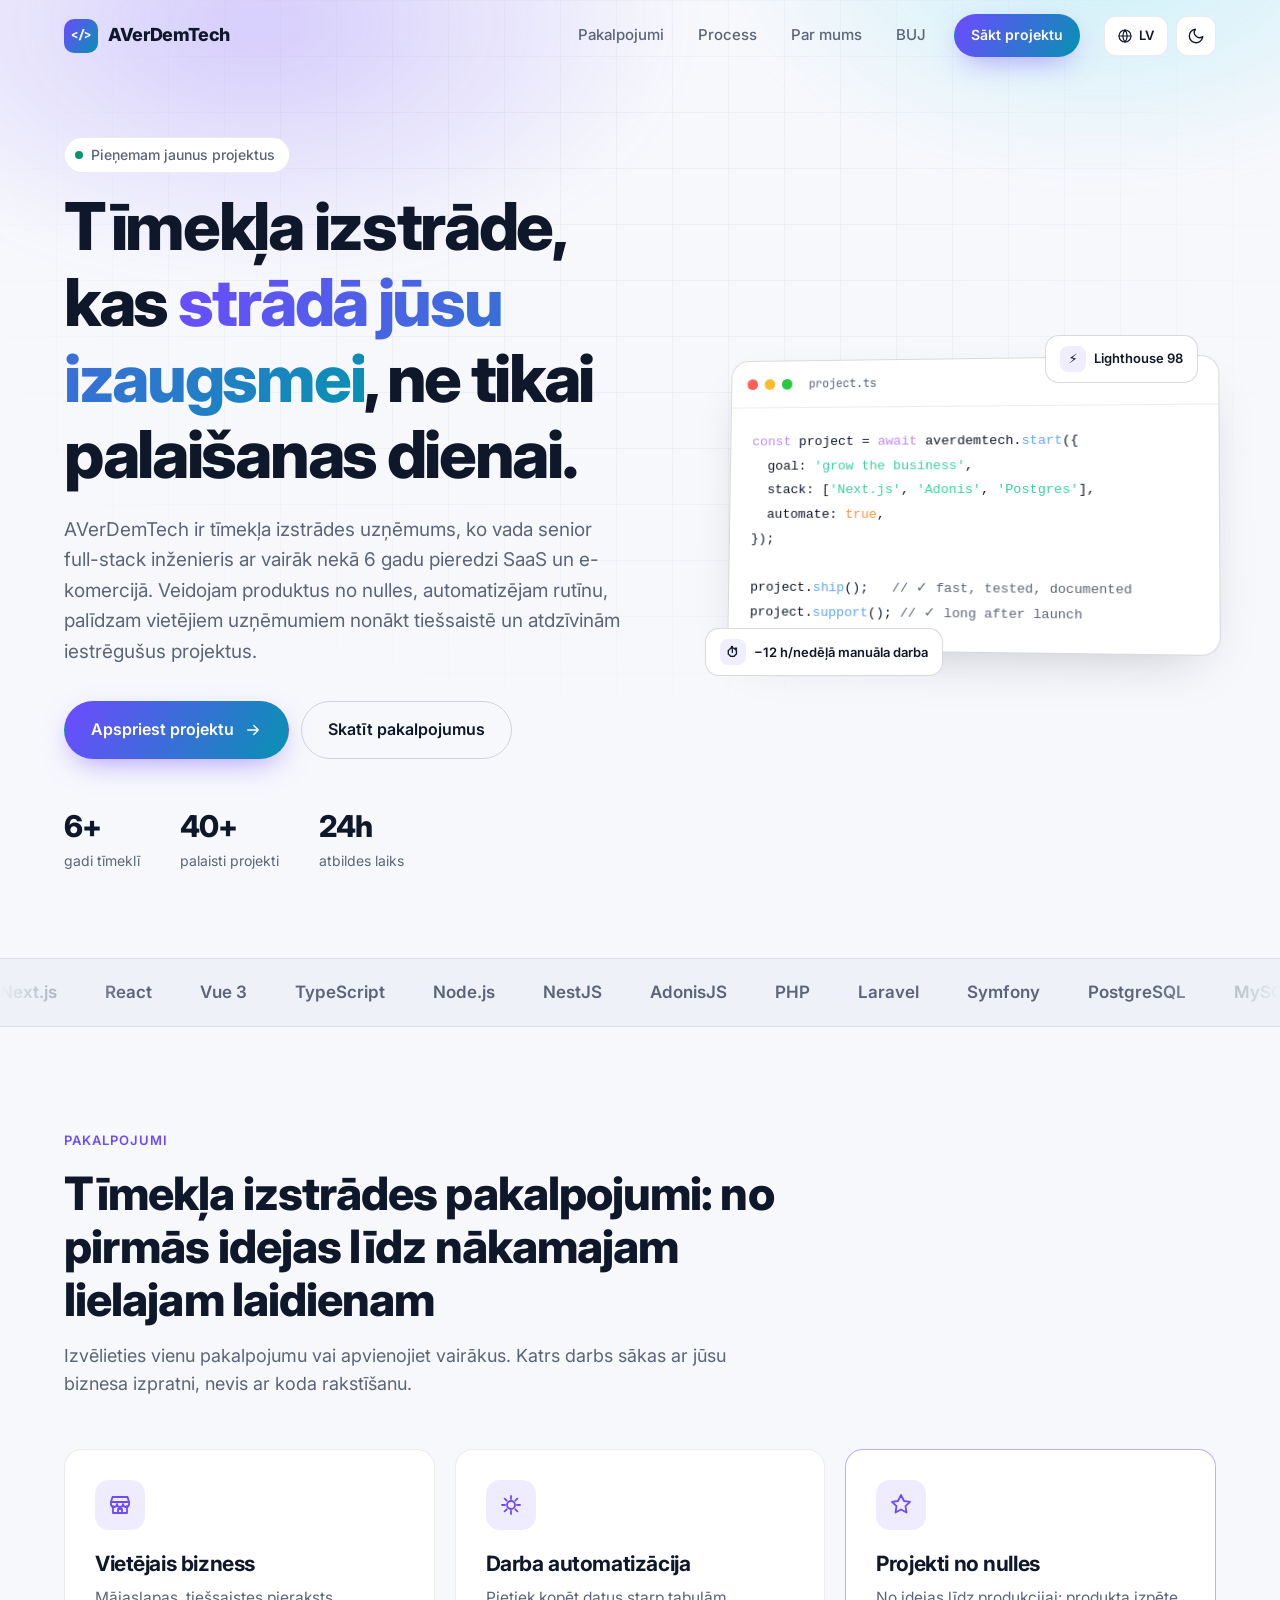
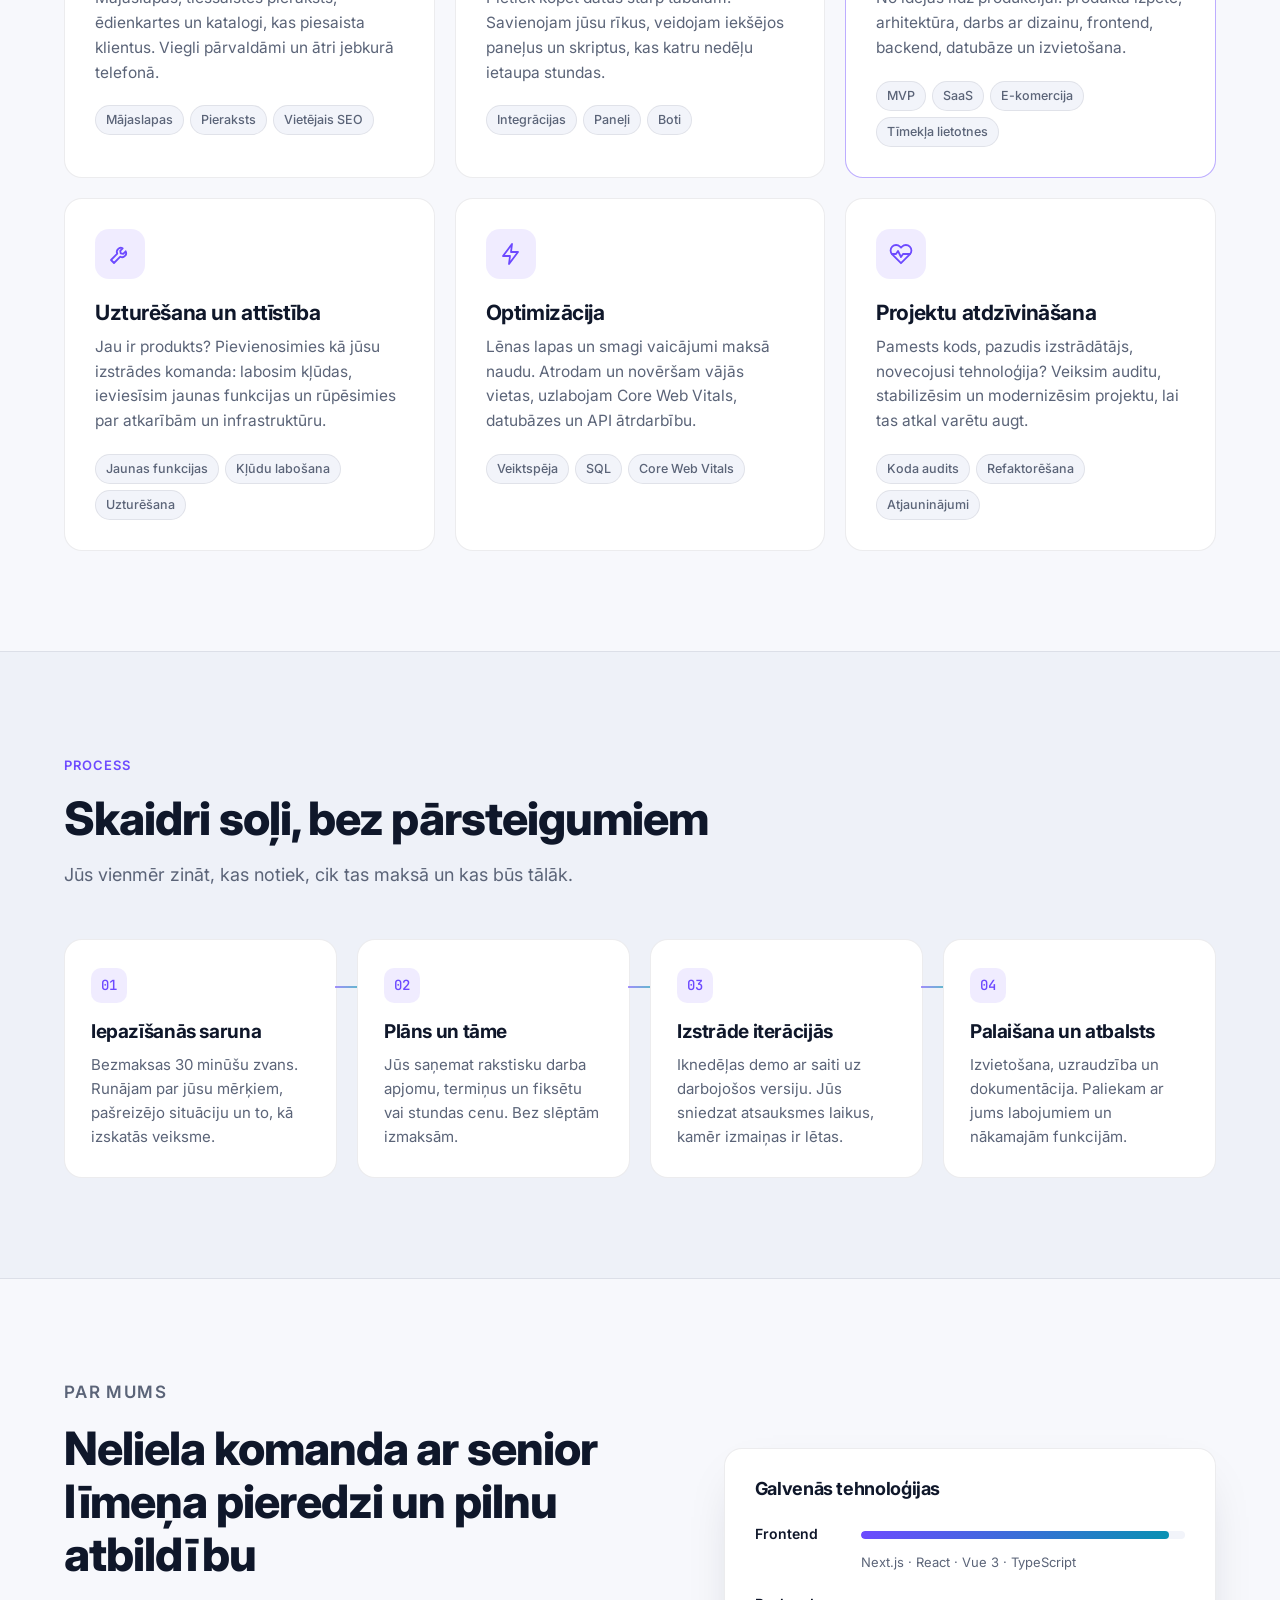
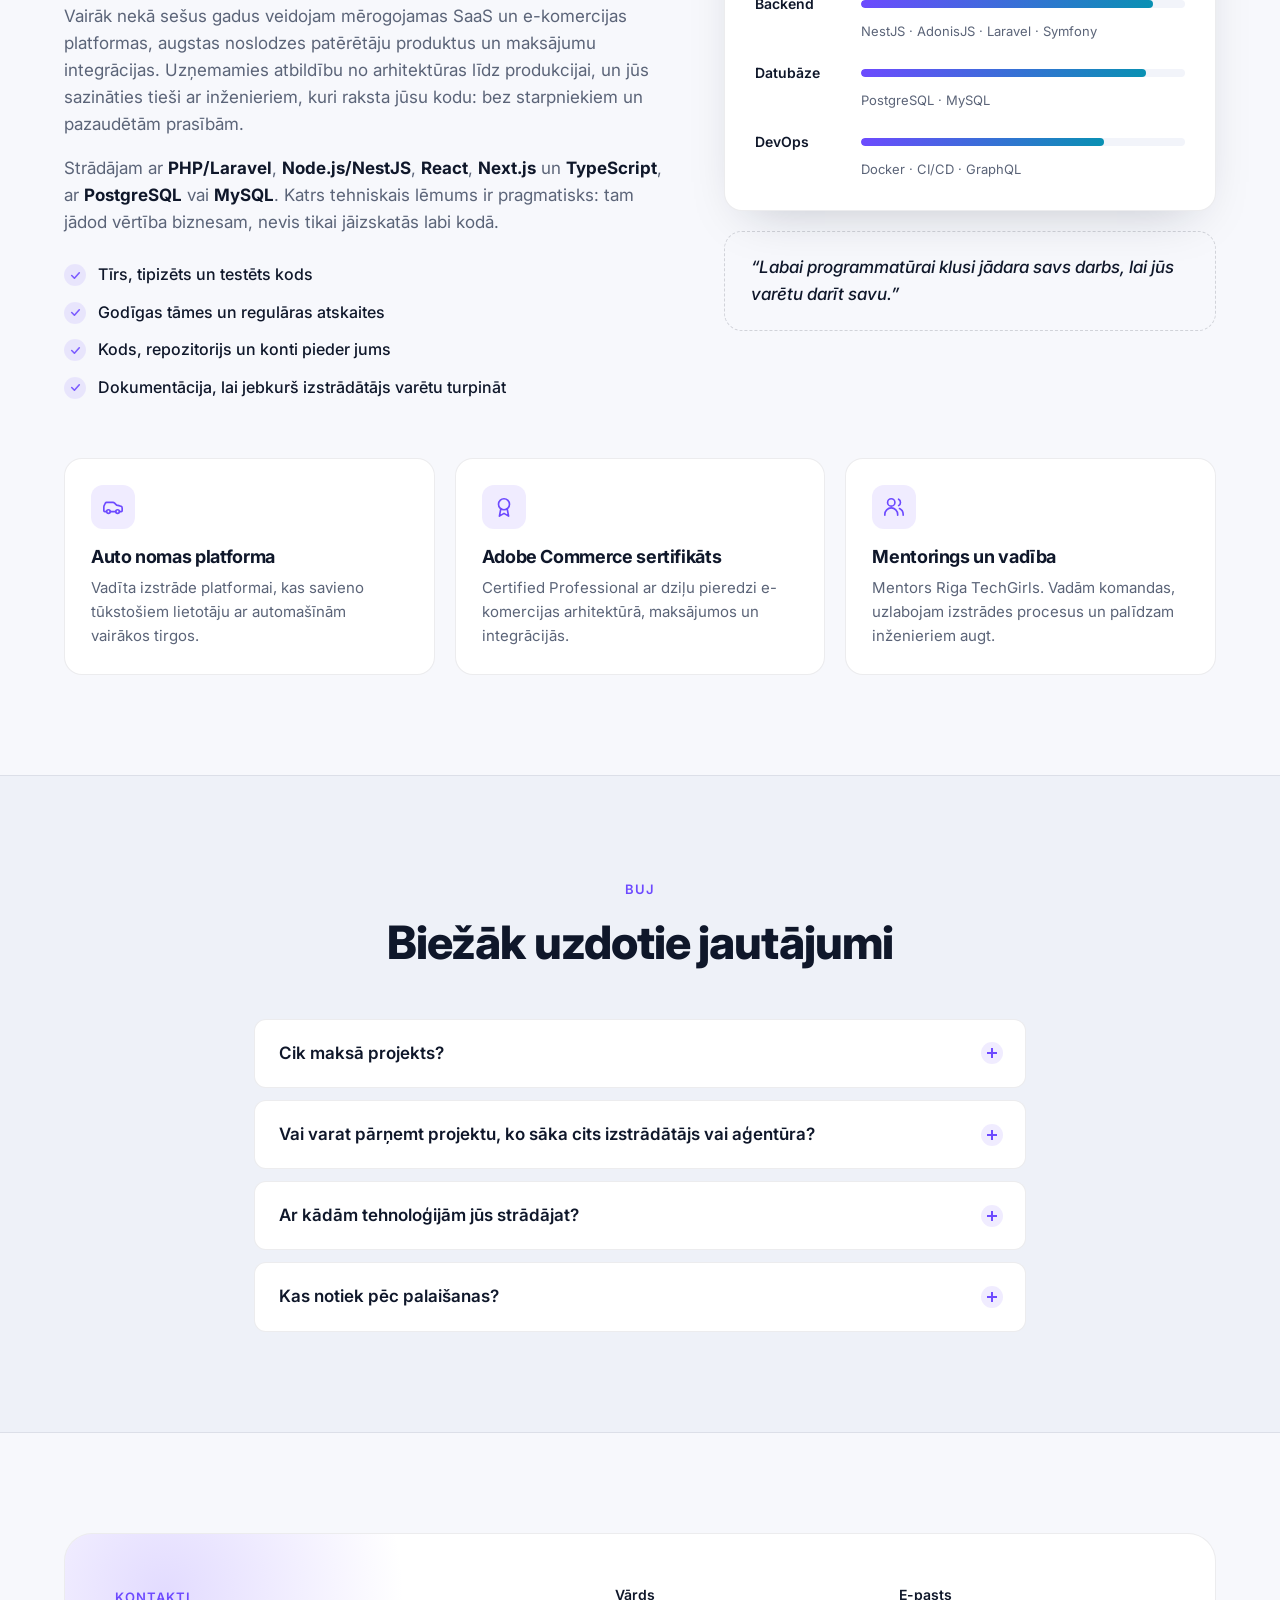
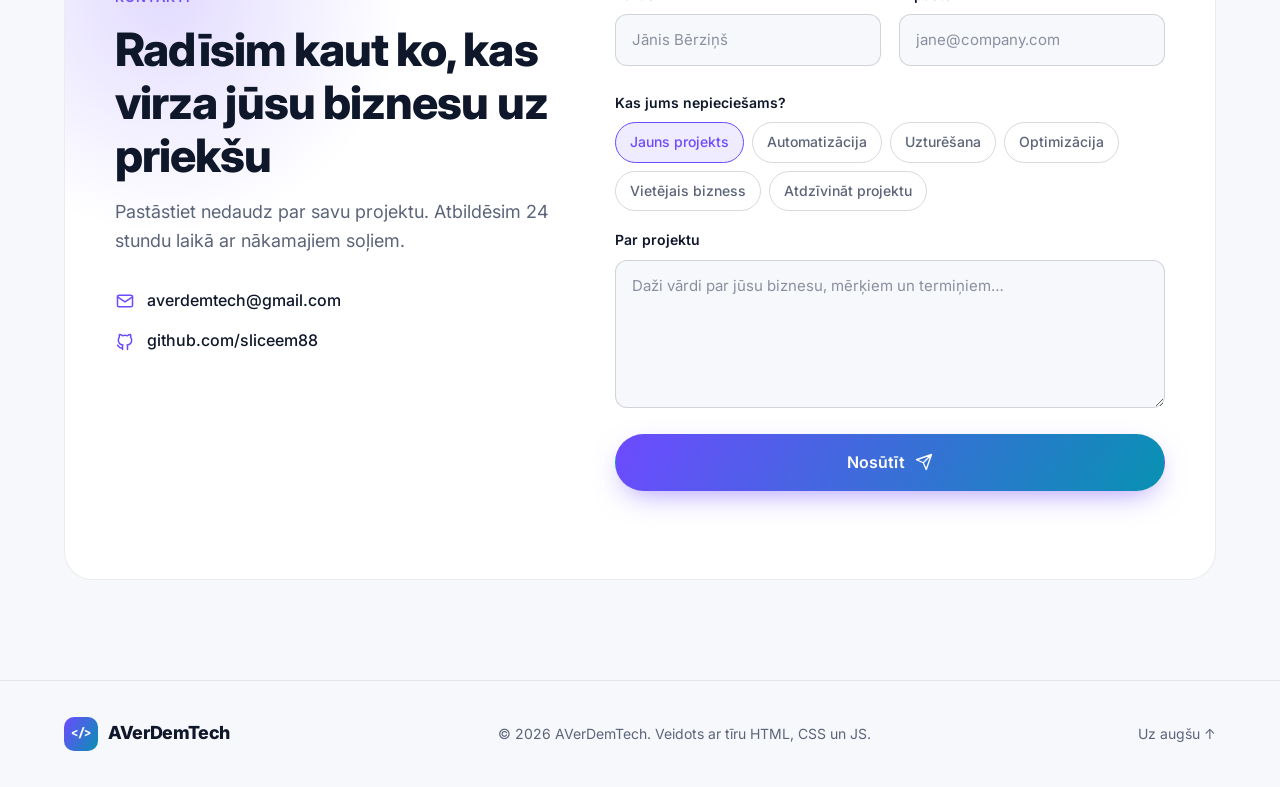
<file: index.html>
<!-- Generated by scripts/build.js from src/template.html. Do not edit directly. -->
<!doctype html>
<html lang="lv">
<head>
  <meta charset="utf-8">
  <meta name="viewport" content="width=device-width, initial-scale=1">
  <title>AVerDemTech — tīmekļa izstrādes uzņēmums | Mājaslapas, lietotnes un automatizācija</title>
  <meta name="description" content="AVerDemTech ir tīmekļa izstrādes uzņēmums. Veidojam mājaslapas un tīmekļa lietotnes no nulles, automatizējam biznesa procesus, uzturam un optimizējam esošus projektus un palīdzam vietējiem uzņēmumiem augt tiešsaistē.">
  <meta name="robots" content="index, follow, max-image-preview:large">
  <link rel="canonical" href="https://averdemtech.lv/">
  <link rel="alternate" hreflang="lv" href="https://averdemtech.lv/">
  <link rel="alternate" hreflang="en" href="https://averdemtech.lv/en/">
  <link rel="alternate" hreflang="ru" href="https://averdemtech.lv/ru/">
  <link rel="alternate" hreflang="x-default" href="https://averdemtech.lv/">
  <meta name="theme-color" content="#0b0d12">
  <meta property="og:type" content="website">
  <meta property="og:site_name" content="AVerDemTech">
  <meta property="og:url" content="https://averdemtech.lv/">
  <meta property="og:title" content="AVerDemTech — tīmekļa izstrādes uzņēmums | Mājaslapas, lietotnes un automatizācija">
  <meta property="og:description" content="AVerDemTech ir tīmekļa izstrādes uzņēmums. Veidojam mājaslapas un tīmekļa lietotnes no nulles, automatizējam biznesa procesus, uzturam un optimizējam esošus projektus un palīdzam vietējiem uzņēmumiem augt tiešsaistē.">
  <meta property="og:image" content="https://averdemtech.lv/og-image.png">
  <meta property="og:image:width" content="1200">
  <meta property="og:image:height" content="630">
  <meta property="og:locale" content="lv_LV">
  <meta property="og:locale:alternate" content="en_US">
  <meta property="og:locale:alternate" content="ru_RU">
  <meta name="twitter:card" content="summary_large_image">
  <meta name="twitter:title" content="AVerDemTech — tīmekļa izstrādes uzņēmums | Mājaslapas, lietotnes un automatizācija">
  <meta name="twitter:description" content="AVerDemTech ir tīmekļa izstrādes uzņēmums. Veidojam mājaslapas un tīmekļa lietotnes no nulles, automatizējam biznesa procesus, uzturam un optimizējam esošus projektus un palīdzam vietējiem uzņēmumiem augt tiešsaistē.">
  <meta name="twitter:image" content="https://averdemtech.lv/og-image.png">
  <link rel="icon" href="favicon.svg" type="image/svg+xml">
  <link rel="apple-touch-icon" href="apple-touch-icon.png">
  <link rel="preconnect" href="https://fonts.googleapis.com">
  <link rel="preconnect" href="https://fonts.gstatic.com" crossorigin>
  <link href="https://fonts.googleapis.com/css2?family=Inter:wght@400;500;600;700;800&family=JetBrains+Mono:wght@500&display=swap&subset=cyrillic,latin-ext" rel="stylesheet">
  <link rel="stylesheet" href="styles.css">
  <script>
    // Apply saved theme before paint to avoid a flash
    try {
      var t = localStorage.getItem('theme');
      if (t) document.documentElement.setAttribute('data-theme', t);
    } catch (e) {}
  </script>
</head>
<body>
  <a class="skip-link" href="#main">Pāriet uz saturu</a>

  <!-- ============ Header ============ -->
  <header class="header" id="header">
    <div class="container header__inner">
      <a href="#top" class="logo" aria-label="AVerDemTech">
        <span class="logo__mark" aria-hidden="true">&lt;/&gt;</span>
        <span class="logo__text">AVerDemTech</span>
      </a>

      <nav class="nav" id="nav" aria-label="Galvenā navigācija">
        <ul class="nav__list">
          <li><a href="#services" class="nav__link">Pakalpojumi</a></li>
          <li><a href="#process" class="nav__link">Process</a></li>
          <li><a href="#about" class="nav__link">Par mums</a></li>
          <li><a href="#faq" class="nav__link">BUJ</a></li>
          <li class="nav__cta-item"><a href="#contact" class="btn btn--primary btn--sm">Sākt projektu</a></li>
        </ul>
      </nav>

      <div class="header__actions">
        <div class="lang" id="lang">
          <button class="lang__btn" id="langBtn" type="button" aria-haspopup="true" aria-expanded="false" aria-controls="langMenu" aria-label="Mainīt valodu">
            <svg viewBox="0 0 24 24" aria-hidden="true"><circle cx="12" cy="12" r="9"/><path d="M3 12h18M12 3a14 14 0 0 1 0 18M12 3a14 14 0 0 0 0 18"/></svg>
            <span>LV</span>
          </button>
          <ul class="lang__menu" id="langMenu">
            <li><a href="" hreflang="lv" lang="lv" aria-current="page" data-lang="lv">Latviešu <span>LV</span></a></li>
            <li><a href="en/" hreflang="en" lang="en" data-lang="en">English <span>EN</span></a></li>
            <li><a href="ru/" hreflang="ru" lang="ru" data-lang="ru">Русский <span>RU</span></a></li>
          </ul>
        </div>
        <button class="icon-btn" id="themeToggle" type="button" aria-label="Pārslēgt krāsu tēmu">
          <svg class="icon-sun" viewBox="0 0 24 24" aria-hidden="true"><circle cx="12" cy="12" r="4"/><path d="M12 2v2M12 20v2M4.93 4.93l1.41 1.41M17.66 17.66l1.41 1.41M2 12h2M20 12h2M4.93 19.07l1.41-1.41M17.66 6.34l1.41-1.41"/></svg>
          <svg class="icon-moon" viewBox="0 0 24 24" aria-hidden="true"><path d="M21 12.79A9 9 0 1 1 11.21 3 7 7 0 0 0 21 12.79z"/></svg>
        </button>
        <button class="icon-btn burger" id="burger" type="button" aria-label="Atvērt izvēlni" aria-expanded="false" aria-controls="nav">
          <span></span><span></span><span></span>
        </button>
      </div>
    </div>
  </header>

  <main id="main">
    <!-- ============ Hero ============ -->
    <section class="hero" id="top">
      <div class="hero__glow" aria-hidden="true"></div>
      <div class="hero__grid" aria-hidden="true"></div>
      <div class="container hero__inner">
        <div class="hero__content">
          <p class="eyebrow reveal"><span class="dot"></span> <span>Pieņemam jaunus projektus</span></p>
          <h1 class="hero__title reveal">Tīmekļa izstrāde, kas <span class="gradient-text">strādā jūsu izaugsmei</span>, ne tikai palaišanas dienai.</h1>
          <p class="hero__lead reveal">AVerDemTech ir tīmekļa izstrādes uzņēmums, ko vada senior full-stack inženieris ar vairāk nekā 6 gadu pieredzi SaaS un e-komercijā. Veidojam produktus no nulles, automatizējam rutīnu, palīdzam vietējiem uzņēmumiem nonākt tiešsaistē un atdzīvinām iestrēgušus projektus.</p>
          <div class="hero__actions reveal">
            <a href="#contact" class="btn btn--primary btn--lg">
              <span>Apspriest projektu</span>
              <svg viewBox="0 0 24 24" aria-hidden="true"><path d="M5 12h14M13 6l6 6-6 6"/></svg>
            </a>
            <a href="#services" class="btn btn--ghost btn--lg">Skatīt pakalpojumus</a>
          </div>
          <ul class="hero__stats reveal">
            <li><strong>6+</strong><span>gadi tīmeklī</span></li>
            <li><strong>40+</strong><span>palaisti projekti</span></li>
            <li><strong>24h</strong><span>atbildes laiks</span></li>
          </ul>
        </div>

        <div class="hero__visual reveal" aria-hidden="true">
          <div class="code-card">
            <div class="code-card__bar">
              <span></span><span></span><span></span>
              <em>project.ts</em>
            </div>
<pre class="code-card__body"><code><span class="k">const</span> project = <span class="k">await</span> averdemtech.<span class="f">start</span>({
  goal: <span class="s">'grow the business'</span>,
  stack: [<span class="s">'Next.js'</span>, <span class="s">'Adonis'</span>, <span class="s">'Postgres'</span>],
  automate: <span class="b">true</span>,
});

project.<span class="f">ship</span>();   <span class="c">// ✓ fast, tested, documented</span>
project.<span class="f">support</span>(); <span class="c">// ✓ long after launch</span></code></pre>
          </div>
          <div class="float-chip float-chip--1">
            <span class="chip-icon">⚡</span> Lighthouse 98
          </div>
          <div class="float-chip float-chip--2">
            <span class="chip-icon">⏱</span> <span>−12 h/nedēļā manuāla darba</span>
          </div>
        </div>
      </div>
    </section>

    <!-- ============ Marquee ============ -->
    <section class="stack-strip" aria-label="Tehnoloģijas, ko izmantojam">
      <div class="marquee">
        <div class="marquee__track">
          <div class="marquee__group"><span>Next.js</span><span>React</span><span>Vue 3</span><span>TypeScript</span><span>Node.js</span><span>NestJS</span><span>AdonisJS</span><span>PHP</span><span>Laravel</span><span>Symfony</span><span>PostgreSQL</span><span>MySQL</span><span>GraphQL</span><span>Docker</span><span>CI/CD</span><span>Adobe Commerce</span><span>Stripe</span></div>
        </div>
      </div>
    </section>

    <!-- ============ Services ============ -->
    <section class="section" id="services">
      <div class="container">
        <header class="section__head reveal">
          <p class="eyebrow">Pakalpojumi</p>
          <h2 class="section__title">Tīmekļa izstrādes pakalpojumi: no pirmās idejas līdz nākamajam lielajam laidienam</h2>
          <p class="section__lead">Izvēlieties vienu pakalpojumu vai apvienojiet vairākus. Katrs darbs sākas ar jūsu biznesa izpratni, nevis ar koda rakstīšanu.</p>
        </header>

        <div class="services">
          <article class="service-card reveal">
            <div class="service-card__icon">
              <svg viewBox="0 0 24 24" aria-hidden="true"><path d="M3 9l1.5-5h15L21 9"/><path d="M3 9h18v2a3 3 0 0 1-6 0 3 3 0 0 1-6 0 3 3 0 0 1-6 0z"/><path d="M5 13v7h14v-7"/><path d="M10 20v-4h4v4"/></svg>
            </div>
            <h3>Vietējais bizness</h3>
            <p>Mājaslapas, tiešsaistes pieraksts, ēdienkartes un katalogi, kas piesaista klientus. Viegli pārvaldāmi un ātri jebkurā telefonā.</p>
            <ul class="tags"><li>Mājaslapas</li><li>Pieraksts</li><li>Vietējais SEO</li></ul>
          </article>

          <article class="service-card reveal">
            <div class="service-card__icon">
              <svg viewBox="0 0 24 24" aria-hidden="true"><path d="M12 3v3M12 18v3M3 12h3M18 12h3"/><circle cx="12" cy="12" r="4"/><path d="M5.6 5.6l2.1 2.1M16.3 16.3l2.1 2.1M5.6 18.4l2.1-2.1M16.3 7.7l2.1-2.1"/></svg>
            </div>
            <h3>Darba automatizācija</h3>
            <p>Pietiek kopēt datus starp tabulām. Savienojam jūsu rīkus, veidojam iekšējos paneļus un skriptus, kas katru nedēļu ietaupa stundas.</p>
            <ul class="tags"><li>Integrācijas</li><li>Paneļi</li><li>Boti</li></ul>
          </article>

          <article class="service-card service-card--featured reveal">
            <div class="service-card__icon">
              <svg viewBox="0 0 24 24" aria-hidden="true"><path d="M12 2l3 6 6 .9-4.5 4.3 1 6.3L12 16.5 6.5 19.5l1-6.3L3 8.9 9 8z"/></svg>
            </div>
            <h3>Projekti no nulles</h3>
            <p>No idejas līdz produkcijai: produkta izpēte, arhitektūra, darbs ar dizainu, frontend, backend, datubāze un izvietošana.</p>
            <ul class="tags"><li>MVP</li><li>SaaS</li><li>E-komercija</li><li>Tīmekļa lietotnes</li></ul>
          </article>

          <article class="service-card reveal">
            <div class="service-card__icon">
              <svg viewBox="0 0 24 24" aria-hidden="true"><path d="M14.7 6.3a4 4 0 0 0-5.4 5.4L3 18l3 3 6.3-6.3a4 4 0 0 0 5.4-5.4l-2.5 2.5-2.5-.5-.5-2.5z"/></svg>
            </div>
            <h3>Uzturēšana un attīstība</h3>
            <p>Jau ir produkts? Pievienosimies kā jūsu izstrādes komanda: labosim kļūdas, ieviesīsim jaunas funkcijas un rūpēsimies par atkarībām un infrastruktūru.</p>
            <ul class="tags"><li>Jaunas funkcijas</li><li>Kļūdu labošana</li><li>Uzturēšana</li></ul>
          </article>

          <article class="service-card reveal">
            <div class="service-card__icon">
              <svg viewBox="0 0 24 24" aria-hidden="true"><path d="M13 2L4 14h7l-1 8 9-12h-7z"/></svg>
            </div>
            <h3>Optimizācija</h3>
            <p>Lēnas lapas un smagi vaicājumi maksā naudu. Atrodam un novēršam vājās vietas, uzlabojam Core Web Vitals, datubāzes un API ātrdarbību.</p>
            <ul class="tags"><li>Veiktspēja</li><li>SQL</li><li>Core Web Vitals</li></ul>
          </article>

          <article class="service-card reveal">
            <div class="service-card__icon">
              <svg viewBox="0 0 24 24" aria-hidden="true"><path d="M20.8 4.6a5.5 5.5 0 0 0-7.8 0L12 5.7l-1-1.1a5.5 5.5 0 0 0-7.8 7.8L12 21.2l8.8-8.8a5.5 5.5 0 0 0 0-7.8z"/><path d="M3 12h4l2-3 3 6 2-3h7"/></svg>
            </div>
            <h3>Projektu atdzīvināšana</h3>
            <p>Pamests kods, pazudis izstrādātājs, novecojusi tehnoloģija? Veiksim auditu, stabilizēsim un modernizēsim projektu, lai tas atkal varētu augt.</p>
            <ul class="tags"><li>Koda audits</li><li>Refaktorēšana</li><li>Atjauninājumi</li></ul>
          </article>
        </div>
      </div>
    </section>

    <!-- ============ Process ============ -->
    <section class="section section--alt" id="process">
      <div class="container">
        <header class="section__head reveal">
          <p class="eyebrow">Process</p>
          <h2 class="section__title">Skaidri soļi, bez pārsteigumiem</h2>
          <p class="section__lead">Jūs vienmēr zināt, kas notiek, cik tas maksā un kas būs tālāk.</p>
        </header>

        <ol class="process">
          <li class="process__step reveal">
            <span class="process__num">01</span>
            <h3>Iepazīšanās saruna</h3>
            <p>Bezmaksas 30 minūšu zvans. Runājam par jūsu mērķiem, pašreizējo situāciju un to, kā izskatās veiksme.</p>
          </li>
          <li class="process__step reveal">
            <span class="process__num">02</span>
            <h3>Plāns un tāme</h3>
            <p>Jūs saņemat rakstisku darba apjomu, termiņus un fiksētu vai stundas cenu. Bez slēptām izmaksām.</p>
          </li>
          <li class="process__step reveal">
            <span class="process__num">03</span>
            <h3>Izstrāde iterācijās</h3>
            <p>Iknedēļas demo ar saiti uz darbojošos versiju. Jūs sniedzat atsauksmes laikus, kamēr izmaiņas ir lētas.</p>
          </li>
          <li class="process__step reveal">
            <span class="process__num">04</span>
            <h3>Palaišana un atbalsts</h3>
            <p>Izvietošana, uzraudzība un dokumentācija. Paliekam ar jums labojumiem un nākamajām funkcijām.</p>
          </li>
        </ol>
      </div>
    </section>

    <!-- ============ About ============ -->
    <section class="section" id="about">
      <div class="container about">
        <div class="about__text reveal">
          <p class="eyebrow">Par mums</p>
          <h2 class="section__title">Neliela komanda ar senior līmeņa pieredzi un pilnu atbildību</h2>
          <p>Vairāk nekā sešus gadus veidojam mērogojamas SaaS un e-komercijas platformas, augstas noslodzes patērētāju produktus un maksājumu integrācijas. Uzņemamies atbildību no arhitektūras līdz produkcijai, un jūs sazināties tieši ar inženieriem, kuri raksta jūsu kodu: bez starpniekiem un pazaudētām prasībām.</p>
          <p>Strādājam ar <strong>PHP/Laravel</strong>, <strong>Node.js/NestJS</strong>, <strong>React</strong>, <strong>Next.js</strong> un <strong>TypeScript</strong>, ar <strong>PostgreSQL</strong> vai <strong>MySQL</strong>. Katrs tehniskais lēmums ir pragmatisks: tam jādod vērtība biznesam, nevis tikai jāizskatās labi kodā.</p>
          <ul class="checklist"><li>Tīrs, tipizēts un testēts kods</li><li>Godīgas tāmes un regulāras atskaites</li><li>Kods, repozitorijs un konti pieder jums</li><li>Dokumentācija, lai jebkurš izstrādātājs varētu turpināt</li></ul>
        </div>

        <div class="about__panel reveal">
          <div class="stack-card">
            <h3>Galvenās tehnoloģijas</h3>
            <div class="stack-card__row">
              <span>Frontend</span>
              <div class="bar"><i style="--w: 95%"></i></div>
              <em>Next.js · React · Vue 3 · TypeScript</em>
            </div>
            <div class="stack-card__row">
              <span>Backend</span>
              <div class="bar"><i style="--w: 90%"></i></div>
              <em>NestJS · AdonisJS · Laravel · Symfony</em>
            </div>
            <div class="stack-card__row">
              <span>Datubāze</span>
              <div class="bar"><i style="--w: 88%"></i></div>
              <em>PostgreSQL · MySQL</em>
            </div>
            <div class="stack-card__row">
              <span>DevOps</span>
              <div class="bar"><i style="--w: 75%"></i></div>
              <em>Docker · CI/CD · GraphQL</em>
            </div>
          </div>
          <blockquote class="quote">
            <p>“Labai programmatūrai klusi jādara savs darbs, lai jūs varētu darīt savu.”</p>
          </blockquote>
        </div>
      </div>
      <div class="container">
        <ul class="highlights">
          <li class="highlight reveal">
            <span class="highlight__icon" aria-hidden="true"><svg viewBox="0 0 24 24"><path d="M19 17h2c.6 0 1-.4 1-1v-3c0-.9-.7-1.7-1.5-1.9C18.7 10.6 16 10 16 10s-1.3-1.4-2.2-2.3c-.5-.4-1.1-.7-1.8-.7H5c-.6 0-1.1.4-1.4.9l-1.4 2.9A3.7 3.7 0 0 0 2 12v4c0 .6.4 1 1 1h2"/><circle cx="7" cy="17" r="2"/><path d="M9 17h6"/><circle cx="17" cy="17" r="2"/></svg></span>
            <h3>Auto nomas platforma</h3>
            <p>Vadīta izstrāde platformai, kas savieno tūkstošiem lietotāju ar automašīnām vairākos tirgos.</p>
          </li>
          <li class="highlight reveal">
            <span class="highlight__icon" aria-hidden="true"><svg viewBox="0 0 24 24"><circle cx="12" cy="9" r="6"/><path d="M8.5 14L7 22l5-3 5 3-1.5-8"/></svg></span>
            <h3>Adobe Commerce sertifikāts</h3>
            <p>Certified Professional ar dziļu pieredzi e-komercijas arhitektūrā, maksājumos un integrācijās.</p>
          </li>
          <li class="highlight reveal">
            <span class="highlight__icon" aria-hidden="true"><svg viewBox="0 0 24 24"><circle cx="9" cy="7" r="4"/><path d="M2 21v-1a7 7 0 0 1 14 0v1"/><path d="M17 3.5a4 4 0 0 1 0 7M22 21v-1a7 7 0 0 0-4-6.3"/></svg></span>
            <h3>Mentorings un vadība</h3>
            <p>Mentors Riga TechGirls. Vadām komandas, uzlabojam izstrādes procesus un palīdzam inženieriem augt.</p>
          </li>
        </ul>
      </div>
    </section>

    <!-- ============ FAQ ============ -->
    <section class="section section--alt" id="faq">
      <div class="container container--narrow">
        <header class="section__head section__head--center reveal">
          <p class="eyebrow">BUJ</p>
          <h2 class="section__title">Biežāk uzdotie jautājumi</h2>
        </header>

        <div class="faq">
          <details class="faq__item reveal">
            <summary>Cik maksā projekts?</summary>
            <p>Tas atkarīgs no apjoma. Mazo uzņēmumu mājaslapām ir fiksēta sākuma cena, lielāki produkti tiek novērtēti pēc pirmās sarunas. Rakstisku tāmi jūs vienmēr saņemat pirms darba sākuma.</p>
          </details>
          <details class="faq__item reveal">
            <summary>Vai varat pārņemt projektu, ko sāka cits izstrādātājs vai aģentūra?</summary>
            <p>Jā, tas ir viens no mūsu galvenajiem pakalpojumiem. Sākam ar īsu koda auditu, godīgi pastāstām par tā stāvokli un piedāvājam plānu, kā to stabilizēt un turpināt.</p>
          </details>
          <details class="faq__item reveal">
            <summary>Ar kādām tehnoloģijām jūs strādājat?</summary>
            <p>Frontend: Next.js, React, Vue 3 un TypeScript. Backend: NestJS, AdonisJS, Laravel un Symfony. Datubāzes: PostgreSQL un MySQL, kā arī GraphQL, Docker un CI/CD. E-komercijai mums ir sertificēta Adobe Commerce pieredze. Jauniem projektiem izvēlamies tehnoloģijas, kas vislabāk atbilst jūsu komandai un budžetam.</p>
          </details>
          <details class="faq__item reveal">
            <summary>Kas notiek pēc palaišanas?</summary>
            <p>Varat izvēlēties ikmēneša atbalsta plānu (labojumi, atjauninājumi, nelielas funkcijas) vai sazināties ar mums pēc vajadzības. Jebkurā gadījumā viss pieder jums un ir dokumentēts.</p>
          </details>
        </div>
      </div>
    </section>

    <!-- ============ Contact ============ -->
    <section class="section" id="contact">
      <div class="container">
        <div class="contact reveal">
          <div class="contact__info">
            <p class="eyebrow">Kontakti</p>
            <h2 class="section__title">Radīsim kaut ko, kas virza jūsu biznesu uz priekšu</h2>
            <p class="section__lead">Pastāstiet nedaudz par savu projektu. Atbildēsim 24 stundu laikā ar nākamajiem soļiem.</p>
            <ul class="contact__links">
              <li>
                <svg viewBox="0 0 24 24" aria-hidden="true"><rect x="3" y="5" width="18" height="14" rx="2"/><path d="M3 7l9 6 9-6"/></svg>
                <a href="mailto:averdemtech@gmail.com" id="contactEmail">averdemtech@gmail.com</a>
              </li>
              <li>
                <svg viewBox="0 0 24 24" aria-hidden="true"><path d="M9 19c-4.3 1.4-4.3-2.5-6-3m12 5v-3.5c0-1 .1-1.4-.5-2 2.8-.3 5.5-1.4 5.5-6a4.6 4.6 0 0 0-1.3-3.2 4.2 4.2 0 0 0-.1-3.2s-1.1-.3-3.5 1.3a12.3 12.3 0 0 0-6.2 0C6.5 2.8 5.4 3.1 5.4 3.1a4.2 4.2 0 0 0-.1 3.2A4.6 4.6 0 0 0 4 9.5c0 4.6 2.7 5.7 5.5 6-.6.6-.6 1.2-.5 2V21"/></svg>
                <a href="https://github.com/sliceem88" target="_blank" rel="noopener">github.com/sliceem88</a>
              </li>
            </ul>
          </div>

          <form class="form" id="contactForm" novalidate data-err-name="Lūdzu, ievadiet savu vārdu." data-err-email="Lūdzu, ievadiet derīgu e-pastu." data-err-message="Pastāstiet nedaudz vairāk (vismaz 10 rakstzīmes)." data-ok="Paldies! Tagad atvērsies e-pasta lietotne ar sagatavotu vēstuli." data-subject="Projekta pieprasījums">
            <div class="form__row">
              <div class="field">
                <label for="name">Vārds</label>
                <input id="name" name="name" type="text" autocomplete="name" placeholder="Jānis Bērziņš" required>
                <span class="field__error" aria-live="polite"></span>
              </div>
              <div class="field">
                <label for="email">E-pasts</label>
                <input id="email" name="email" type="email" autocomplete="email" placeholder="jane@company.com" required>
                <span class="field__error" aria-live="polite"></span>
              </div>
            </div>

            <fieldset class="field">
              <legend>Kas jums nepieciešams?</legend>
              <div class="pills">
                <label class="pill"><input type="radio" name="service" value="s3" checked><span>Jauns projekts</span></label>
                <label class="pill"><input type="radio" name="service" value="s2"><span>Automatizācija</span></label>
                <label class="pill"><input type="radio" name="service" value="s4"><span>Uzturēšana</span></label>
                <label class="pill"><input type="radio" name="service" value="s5"><span>Optimizācija</span></label>
                <label class="pill"><input type="radio" name="service" value="s1"><span>Vietējais bizness</span></label>
                <label class="pill"><input type="radio" name="service" value="s6"><span>Atdzīvināt projektu</span></label>
              </div>
            </fieldset>

            <div class="field">
              <label for="message">Par projektu</label>
              <textarea id="message" name="message" rows="5" placeholder="Daži vārdi par jūsu biznesu, mērķiem un termiņiem…" required></textarea>
              <span class="field__error" aria-live="polite"></span>
            </div>

            <button class="btn btn--primary btn--lg btn--block" type="submit">
              <span>Nosūtīt</span>
              <svg viewBox="0 0 24 24" aria-hidden="true"><path d="M22 2L11 13M22 2l-7 20-4-9-9-4z"/></svg>
            </button>
            <p class="form__status" id="formStatus" role="status"></p>
          </form>
        </div>
      </div>
    </section>
  </main>

  <!-- ============ Footer ============ -->
  <footer class="footer">
    <div class="container footer__inner">
      <a href="#top" class="logo">
        <span class="logo__mark" aria-hidden="true">&lt;/&gt;</span>
        <span class="logo__text">AVerDemTech</span>
      </a>
      <p>© <span id="year">2026</span> AVerDemTech. <span>Veidots ar tīru HTML, CSS un JS.</span></p>
      <a href="#top" class="footer__top">Uz augšu ↑</a>
    </div>
  </footer>

    <script type="application/ld+json">
[
  {
    "@context": "https://schema.org",
    "@type": "ProfessionalService",
    "@id": "https://averdemtech.lv/#organization",
    "name": "AVerDemTech",
    "url": "https://averdemtech.lv/",
    "logo": "https://averdemtech.lv/apple-touch-icon.png",
    "image": "https://averdemtech.lv/og-image.png",
    "description": "AVerDemTech ir tīmekļa izstrādes uzņēmums. Veidojam mājaslapas un tīmekļa lietotnes no nulles, automatizējam biznesa procesus, uzturam un optimizējam esošus projektus un palīdzam vietējiem uzņēmumiem augt tiešsaistē.",
    "email": "averdemtech@gmail.com",
    "areaServed": [
      "LV",
      "EU"
    ],
    "availableLanguage": [
      "English",
      "Russian",
      "Latvian"
    ],
    "knowsAbout": [
      "Web development",
      "Next.js",
      "AdonisJS",
      "PostgreSQL",
      "Business process automation",
      "Web performance optimization"
    ],
    "hasOfferCatalog": {
      "@type": "OfferCatalog",
      "name": "Tīmekļa izstrāde",
      "itemListElement": [
        {
          "@type": "Offer",
          "itemOffered": {
            "@type": "Service",
            "name": "Vietējais bizness",
            "description": "Mājaslapas, tiešsaistes pieraksts, ēdienkartes un katalogi, kas piesaista klientus. Viegli pārvaldāmi un ātri jebkurā telefonā."
          }
        },
        {
          "@type": "Offer",
          "itemOffered": {
            "@type": "Service",
            "name": "Darba automatizācija",
            "description": "Pietiek kopēt datus starp tabulām. Savienojam jūsu rīkus, veidojam iekšējos paneļus un skriptus, kas katru nedēļu ietaupa stundas."
          }
        },
        {
          "@type": "Offer",
          "itemOffered": {
            "@type": "Service",
            "name": "Projekti no nulles",
            "description": "No idejas līdz produkcijai: produkta izpēte, arhitektūra, darbs ar dizainu, frontend, backend, datubāze un izvietošana."
          }
        },
        {
          "@type": "Offer",
          "itemOffered": {
            "@type": "Service",
            "name": "Uzturēšana un attīstība",
            "description": "Jau ir produkts? Pievienosimies kā jūsu izstrādes komanda: labosim kļūdas, ieviesīsim jaunas funkcijas un rūpēsimies par atkarībām un infrastruktūru."
          }
        },
        {
          "@type": "Offer",
          "itemOffered": {
            "@type": "Service",
            "name": "Optimizācija",
            "description": "Lēnas lapas un smagi vaicājumi maksā naudu. Atrodam un novēršam vājās vietas, uzlabojam Core Web Vitals, datubāzes un API ātrdarbību."
          }
        },
        {
          "@type": "Offer",
          "itemOffered": {
            "@type": "Service",
            "name": "Projektu atdzīvināšana",
            "description": "Pamests kods, pazudis izstrādātājs, novecojusi tehnoloģija? Veiksim auditu, stabilizēsim un modernizēsim projektu, lai tas atkal varētu augt."
          }
        }
      ]
    }
  },
  {
    "@context": "https://schema.org",
    "@type": "FAQPage",
    "inLanguage": "lv",
    "mainEntity": [
      {
        "@type": "Question",
        "name": "Cik maksā projekts?",
        "acceptedAnswer": {
          "@type": "Answer",
          "text": "Tas atkarīgs no apjoma. Mazo uzņēmumu mājaslapām ir fiksēta sākuma cena, lielāki produkti tiek novērtēti pēc pirmās sarunas. Rakstisku tāmi jūs vienmēr saņemat pirms darba sākuma."
        }
      },
      {
        "@type": "Question",
        "name": "Vai varat pārņemt projektu, ko sāka cits izstrādātājs vai aģentūra?",
        "acceptedAnswer": {
          "@type": "Answer",
          "text": "Jā, tas ir viens no mūsu galvenajiem pakalpojumiem. Sākam ar īsu koda auditu, godīgi pastāstām par tā stāvokli un piedāvājam plānu, kā to stabilizēt un turpināt."
        }
      },
      {
        "@type": "Question",
        "name": "Ar kādām tehnoloģijām jūs strādājat?",
        "acceptedAnswer": {
          "@type": "Answer",
          "text": "Frontend: Next.js, React, Vue 3 un TypeScript. Backend: NestJS, AdonisJS, Laravel un Symfony. Datubāzes: PostgreSQL un MySQL, kā arī GraphQL, Docker un CI/CD. E-komercijai mums ir sertificēta Adobe Commerce pieredze. Jauniem projektiem izvēlamies tehnoloģijas, kas vislabāk atbilst jūsu komandai un budžetam."
        }
      },
      {
        "@type": "Question",
        "name": "Kas notiek pēc palaišanas?",
        "acceptedAnswer": {
          "@type": "Answer",
          "text": "Varat izvēlēties ikmēneša atbalsta plānu (labojumi, atjauninājumi, nelielas funkcijas) vai sazināties ar mums pēc vajadzības. Jebkurā gadījumā viss pieder jums un ir dokumentēts."
        }
      }
    ]
  }
]
  </script>
  <script src="script.js" defer></script>
</body>
</html>
</file>
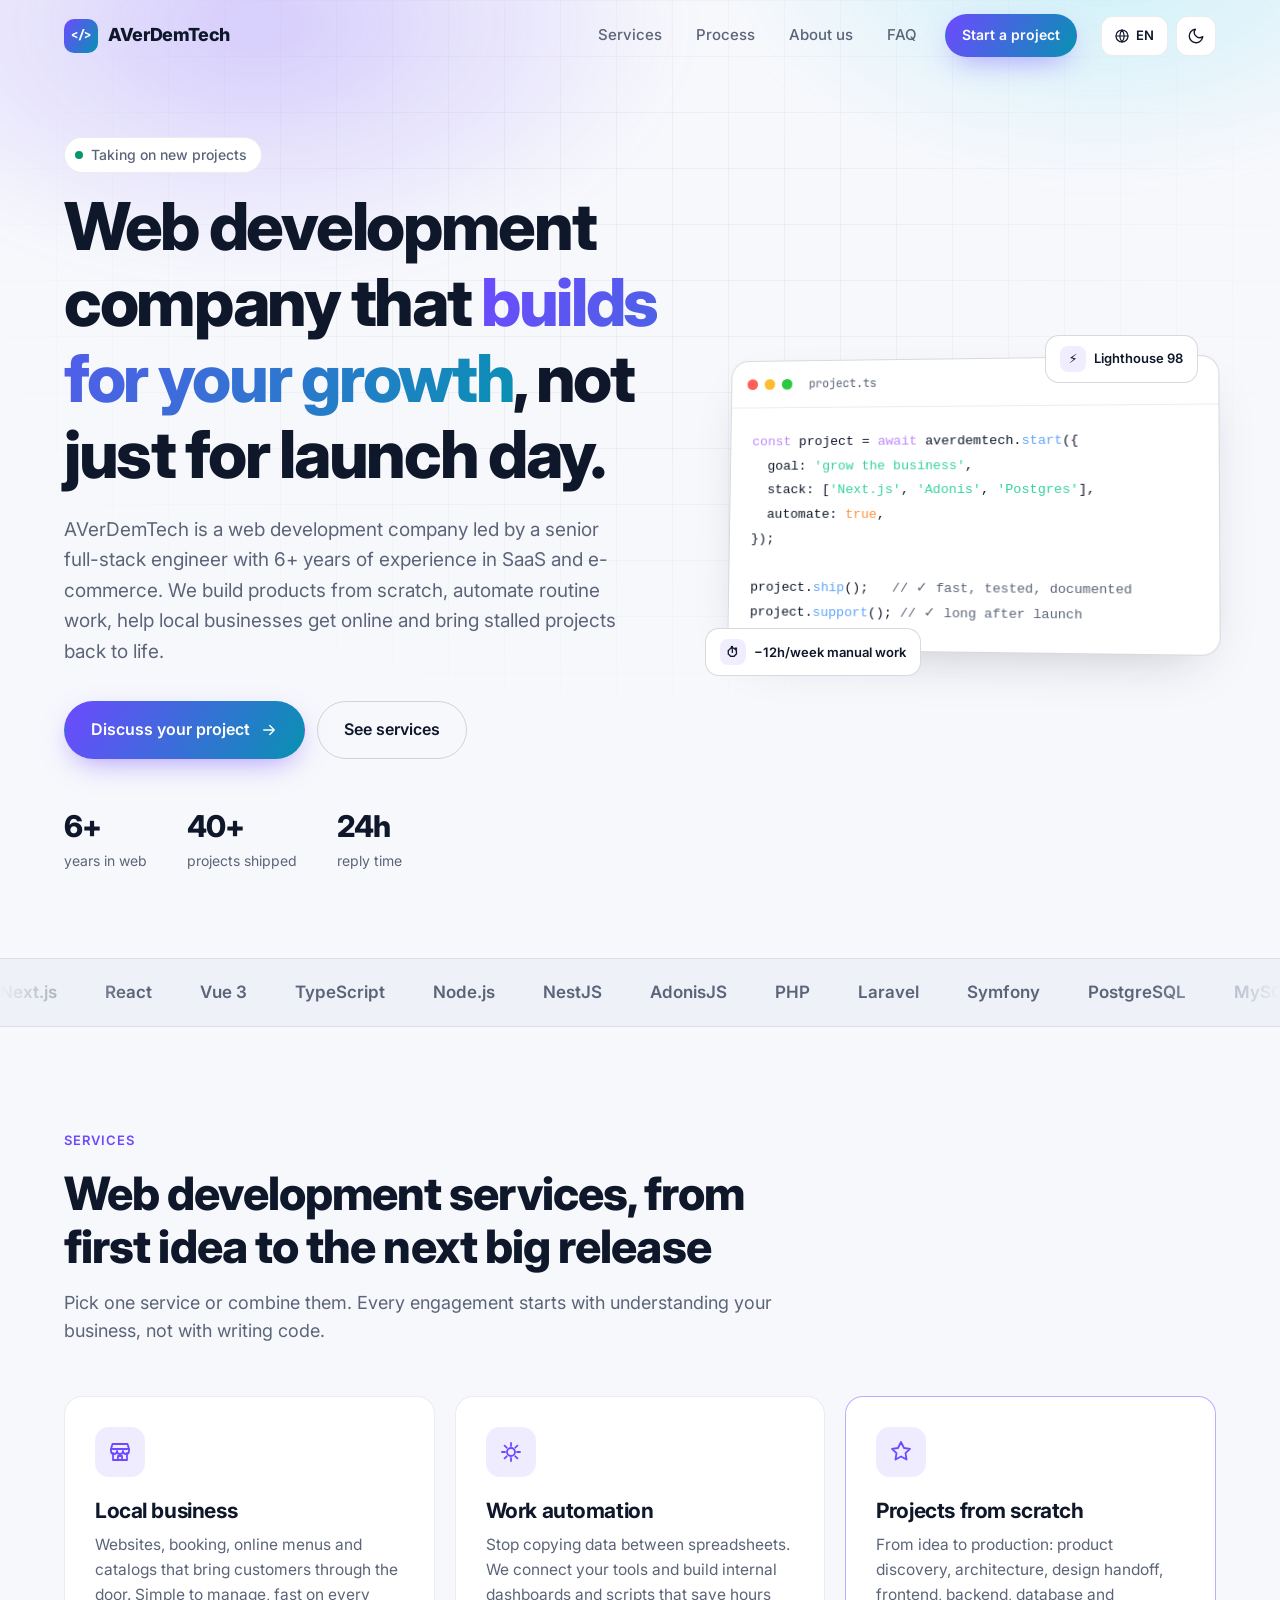
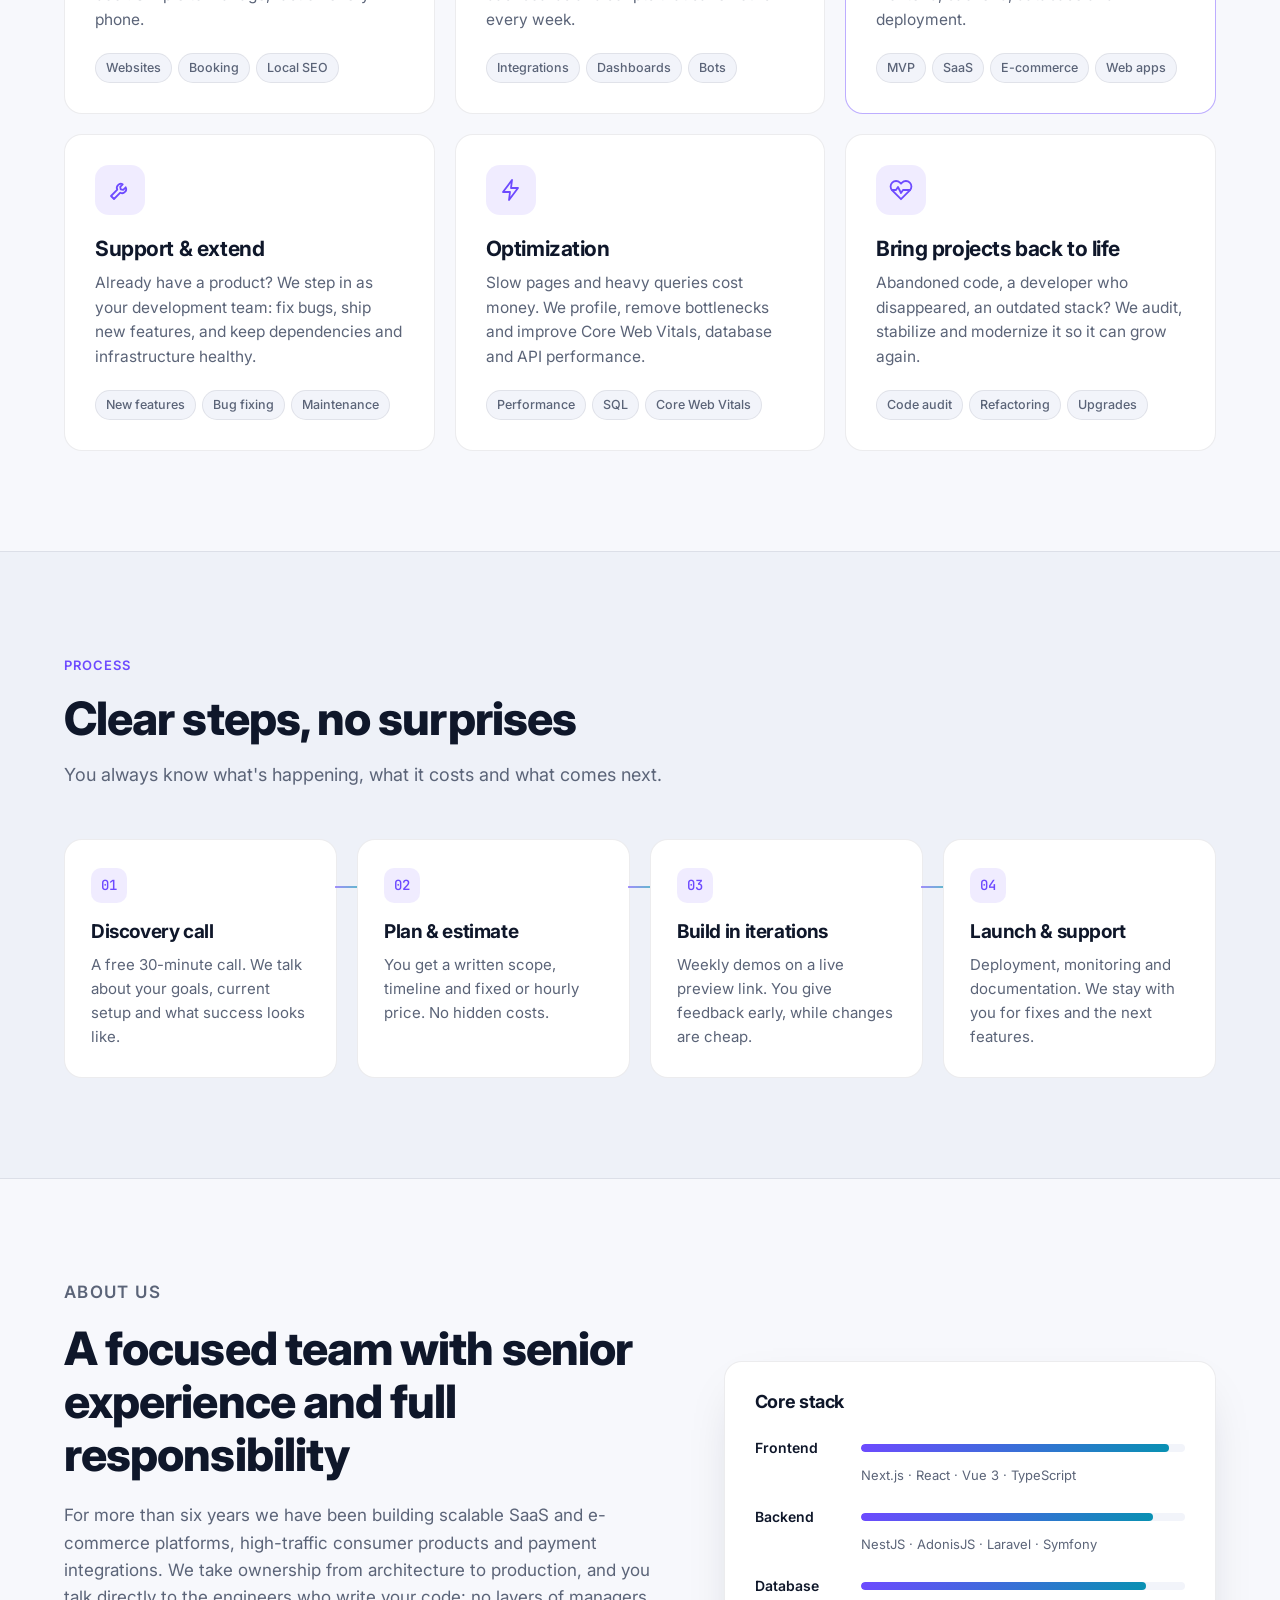
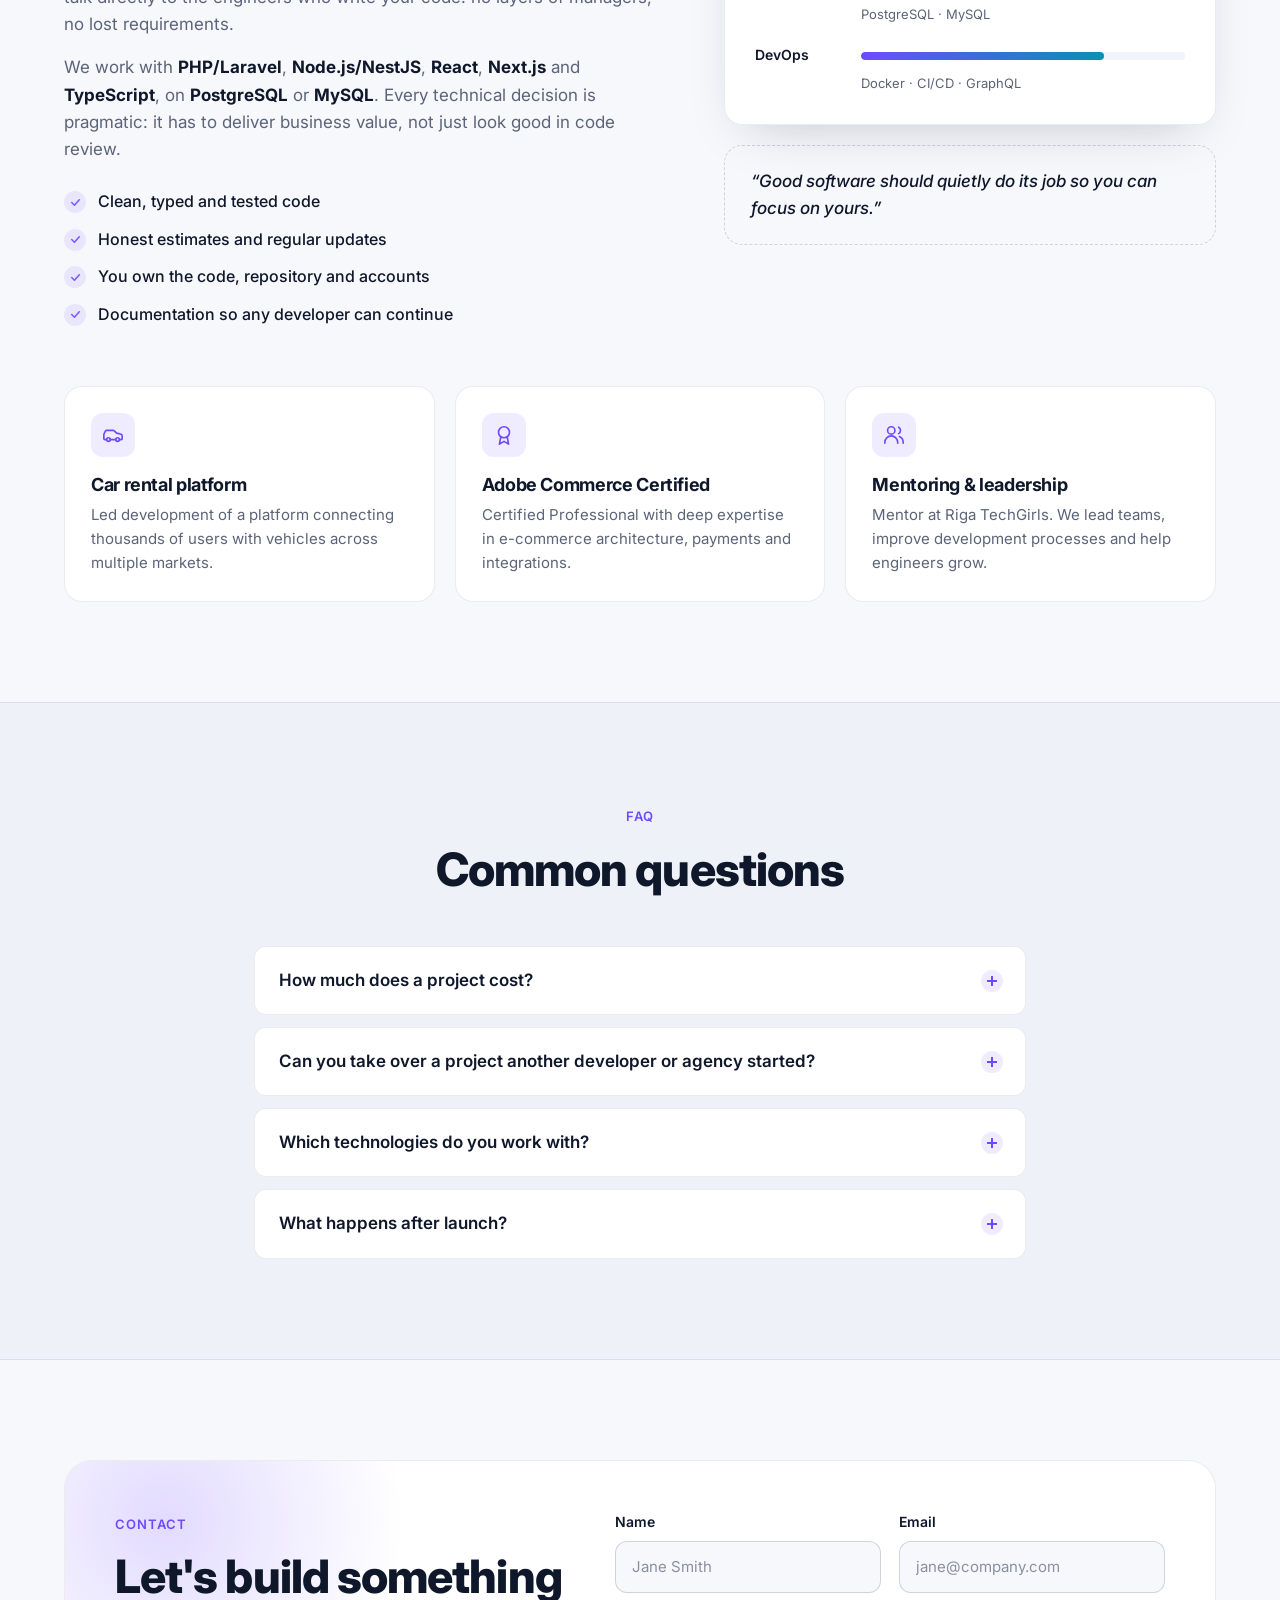
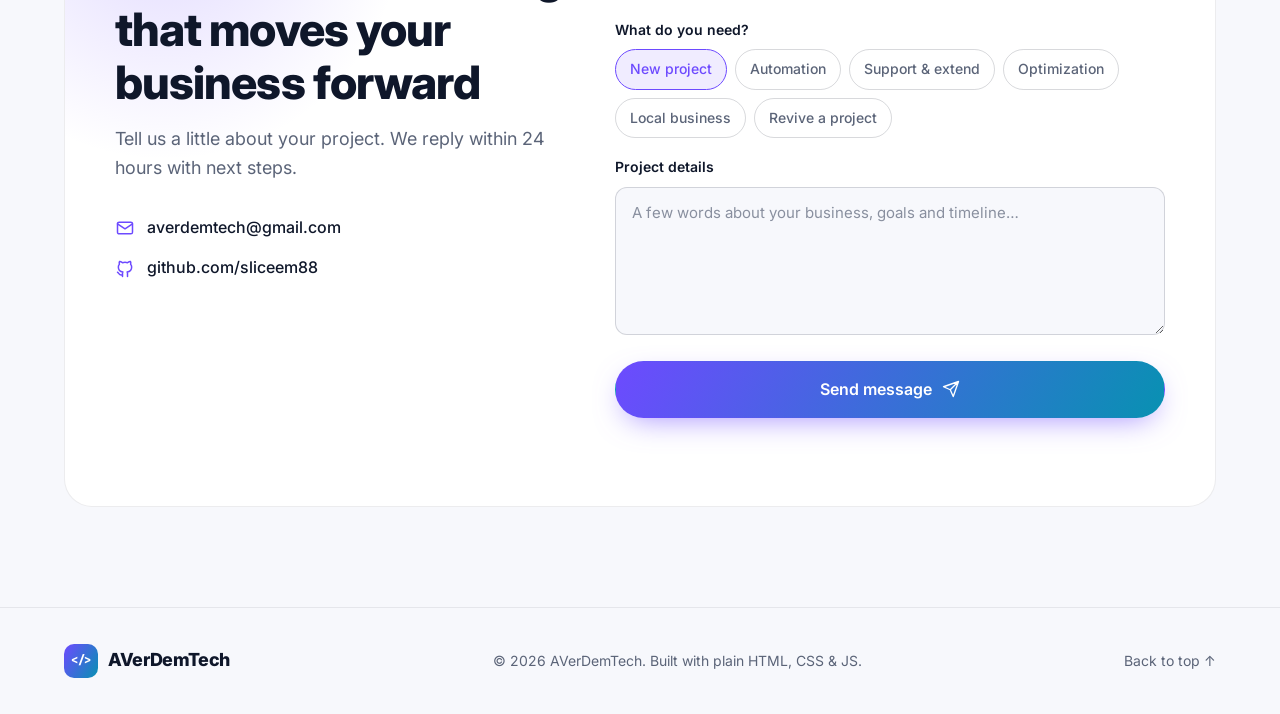
<file: en/index.html>
<!-- Generated by scripts/build.js from src/template.html. Do not edit directly. -->
<!doctype html>
<html lang="en">
<head>
  <meta charset="utf-8">
  <meta name="viewport" content="width=device-width, initial-scale=1">
  <title>AVerDemTech — Web Development Company | Websites, Web Apps &amp; Automation</title>
  <meta name="description" content="AVerDemTech is a web development company. We build websites and web apps from scratch, automate business processes, support and optimize existing projects, and help local businesses grow online.">
  <meta name="robots" content="index, follow, max-image-preview:large">
  <link rel="canonical" href="https://averdemtech.lv/en/">
  <link rel="alternate" hreflang="lv" href="https://averdemtech.lv/">
  <link rel="alternate" hreflang="en" href="https://averdemtech.lv/en/">
  <link rel="alternate" hreflang="ru" href="https://averdemtech.lv/ru/">
  <link rel="alternate" hreflang="x-default" href="https://averdemtech.lv/">
  <meta name="theme-color" content="#0b0d12">
  <meta property="og:type" content="website">
  <meta property="og:site_name" content="AVerDemTech">
  <meta property="og:url" content="https://averdemtech.lv/en/">
  <meta property="og:title" content="AVerDemTech — Web Development Company | Websites, Web Apps &amp; Automation">
  <meta property="og:description" content="AVerDemTech is a web development company. We build websites and web apps from scratch, automate business processes, support and optimize existing projects, and help local businesses grow online.">
  <meta property="og:image" content="https://averdemtech.lv/og-image.png">
  <meta property="og:image:width" content="1200">
  <meta property="og:image:height" content="630">
  <meta property="og:locale" content="en_US">
  <meta property="og:locale:alternate" content="lv_LV">
  <meta property="og:locale:alternate" content="ru_RU">
  <meta name="twitter:card" content="summary_large_image">
  <meta name="twitter:title" content="AVerDemTech — Web Development Company | Websites, Web Apps &amp; Automation">
  <meta name="twitter:description" content="AVerDemTech is a web development company. We build websites and web apps from scratch, automate business processes, support and optimize existing projects, and help local businesses grow online.">
  <meta name="twitter:image" content="https://averdemtech.lv/og-image.png">
  <link rel="icon" href="../favicon.svg" type="image/svg+xml">
  <link rel="apple-touch-icon" href="../apple-touch-icon.png">
  <link rel="preconnect" href="https://fonts.googleapis.com">
  <link rel="preconnect" href="https://fonts.gstatic.com" crossorigin>
  <link href="https://fonts.googleapis.com/css2?family=Inter:wght@400;500;600;700;800&family=JetBrains+Mono:wght@500&display=swap&subset=cyrillic,latin-ext" rel="stylesheet">
  <link rel="stylesheet" href="../styles.css">
  <script>
    // Apply saved theme before paint to avoid a flash
    try {
      var t = localStorage.getItem('theme');
      if (t) document.documentElement.setAttribute('data-theme', t);
    } catch (e) {}
  </script>
</head>
<body>
  <a class="skip-link" href="#main">Skip to content</a>

  <!-- ============ Header ============ -->
  <header class="header" id="header">
    <div class="container header__inner">
      <a href="#top" class="logo" aria-label="AVerDemTech">
        <span class="logo__mark" aria-hidden="true">&lt;/&gt;</span>
        <span class="logo__text">AVerDemTech</span>
      </a>

      <nav class="nav" id="nav" aria-label="Main navigation">
        <ul class="nav__list">
          <li><a href="#services" class="nav__link">Services</a></li>
          <li><a href="#process" class="nav__link">Process</a></li>
          <li><a href="#about" class="nav__link">About us</a></li>
          <li><a href="#faq" class="nav__link">FAQ</a></li>
          <li class="nav__cta-item"><a href="#contact" class="btn btn--primary btn--sm">Start a project</a></li>
        </ul>
      </nav>

      <div class="header__actions">
        <div class="lang" id="lang">
          <button class="lang__btn" id="langBtn" type="button" aria-haspopup="true" aria-expanded="false" aria-controls="langMenu" aria-label="Change language">
            <svg viewBox="0 0 24 24" aria-hidden="true"><circle cx="12" cy="12" r="9"/><path d="M3 12h18M12 3a14 14 0 0 1 0 18M12 3a14 14 0 0 0 0 18"/></svg>
            <span>EN</span>
          </button>
          <ul class="lang__menu" id="langMenu">
            <li><a href="../" hreflang="lv" lang="lv" data-lang="lv">Latviešu <span>LV</span></a></li>
            <li><a href="../en/" hreflang="en" lang="en" aria-current="page" data-lang="en">English <span>EN</span></a></li>
            <li><a href="../ru/" hreflang="ru" lang="ru" data-lang="ru">Русский <span>RU</span></a></li>
          </ul>
        </div>
        <button class="icon-btn" id="themeToggle" type="button" aria-label="Toggle color theme">
          <svg class="icon-sun" viewBox="0 0 24 24" aria-hidden="true"><circle cx="12" cy="12" r="4"/><path d="M12 2v2M12 20v2M4.93 4.93l1.41 1.41M17.66 17.66l1.41 1.41M2 12h2M20 12h2M4.93 19.07l1.41-1.41M17.66 6.34l1.41-1.41"/></svg>
          <svg class="icon-moon" viewBox="0 0 24 24" aria-hidden="true"><path d="M21 12.79A9 9 0 1 1 11.21 3 7 7 0 0 0 21 12.79z"/></svg>
        </button>
        <button class="icon-btn burger" id="burger" type="button" aria-label="Open menu" aria-expanded="false" aria-controls="nav">
          <span></span><span></span><span></span>
        </button>
      </div>
    </div>
  </header>

  <main id="main">
    <!-- ============ Hero ============ -->
    <section class="hero" id="top">
      <div class="hero__glow" aria-hidden="true"></div>
      <div class="hero__grid" aria-hidden="true"></div>
      <div class="container hero__inner">
        <div class="hero__content">
          <p class="eyebrow reveal"><span class="dot"></span> <span>Taking on new projects</span></p>
          <h1 class="hero__title reveal">Web development company that <span class="gradient-text">builds for your growth</span>, not just for launch day.</h1>
          <p class="hero__lead reveal">AVerDemTech is a web development company led by a senior full-stack engineer with 6+ years of experience in SaaS and e-commerce. We build products from scratch, automate routine work, help local businesses get online and bring stalled projects back to life.</p>
          <div class="hero__actions reveal">
            <a href="#contact" class="btn btn--primary btn--lg">
              <span>Discuss your project</span>
              <svg viewBox="0 0 24 24" aria-hidden="true"><path d="M5 12h14M13 6l6 6-6 6"/></svg>
            </a>
            <a href="#services" class="btn btn--ghost btn--lg">See services</a>
          </div>
          <ul class="hero__stats reveal">
            <li><strong>6+</strong><span>years in web</span></li>
            <li><strong>40+</strong><span>projects shipped</span></li>
            <li><strong>24h</strong><span>reply time</span></li>
          </ul>
        </div>

        <div class="hero__visual reveal" aria-hidden="true">
          <div class="code-card">
            <div class="code-card__bar">
              <span></span><span></span><span></span>
              <em>project.ts</em>
            </div>
<pre class="code-card__body"><code><span class="k">const</span> project = <span class="k">await</span> averdemtech.<span class="f">start</span>({
  goal: <span class="s">'grow the business'</span>,
  stack: [<span class="s">'Next.js'</span>, <span class="s">'Adonis'</span>, <span class="s">'Postgres'</span>],
  automate: <span class="b">true</span>,
});

project.<span class="f">ship</span>();   <span class="c">// ✓ fast, tested, documented</span>
project.<span class="f">support</span>(); <span class="c">// ✓ long after launch</span></code></pre>
          </div>
          <div class="float-chip float-chip--1">
            <span class="chip-icon">⚡</span> Lighthouse 98
          </div>
          <div class="float-chip float-chip--2">
            <span class="chip-icon">⏱</span> <span>−12h/week manual work</span>
          </div>
        </div>
      </div>
    </section>

    <!-- ============ Marquee ============ -->
    <section class="stack-strip" aria-label="Technologies we use">
      <div class="marquee">
        <div class="marquee__track">
          <div class="marquee__group"><span>Next.js</span><span>React</span><span>Vue 3</span><span>TypeScript</span><span>Node.js</span><span>NestJS</span><span>AdonisJS</span><span>PHP</span><span>Laravel</span><span>Symfony</span><span>PostgreSQL</span><span>MySQL</span><span>GraphQL</span><span>Docker</span><span>CI/CD</span><span>Adobe Commerce</span><span>Stripe</span></div>
        </div>
      </div>
    </section>

    <!-- ============ Services ============ -->
    <section class="section" id="services">
      <div class="container">
        <header class="section__head reveal">
          <p class="eyebrow">Services</p>
          <h2 class="section__title">Web development services, from first idea to the next big release</h2>
          <p class="section__lead">Pick one service or combine them. Every engagement starts with understanding your business, not with writing code.</p>
        </header>

        <div class="services">
          <article class="service-card reveal">
            <div class="service-card__icon">
              <svg viewBox="0 0 24 24" aria-hidden="true"><path d="M3 9l1.5-5h15L21 9"/><path d="M3 9h18v2a3 3 0 0 1-6 0 3 3 0 0 1-6 0 3 3 0 0 1-6 0z"/><path d="M5 13v7h14v-7"/><path d="M10 20v-4h4v4"/></svg>
            </div>
            <h3>Local business</h3>
            <p>Websites, booking, online menus and catalogs that bring customers through the door. Simple to manage, fast on every phone.</p>
            <ul class="tags"><li>Websites</li><li>Booking</li><li>Local SEO</li></ul>
          </article>

          <article class="service-card reveal">
            <div class="service-card__icon">
              <svg viewBox="0 0 24 24" aria-hidden="true"><path d="M12 3v3M12 18v3M3 12h3M18 12h3"/><circle cx="12" cy="12" r="4"/><path d="M5.6 5.6l2.1 2.1M16.3 16.3l2.1 2.1M5.6 18.4l2.1-2.1M16.3 7.7l2.1-2.1"/></svg>
            </div>
            <h3>Work automation</h3>
            <p>Stop copying data between spreadsheets. We connect your tools and build internal dashboards and scripts that save hours every week.</p>
            <ul class="tags"><li>Integrations</li><li>Dashboards</li><li>Bots</li></ul>
          </article>

          <article class="service-card service-card--featured reveal">
            <div class="service-card__icon">
              <svg viewBox="0 0 24 24" aria-hidden="true"><path d="M12 2l3 6 6 .9-4.5 4.3 1 6.3L12 16.5 6.5 19.5l1-6.3L3 8.9 9 8z"/></svg>
            </div>
            <h3>Projects from scratch</h3>
            <p>From idea to production: product discovery, architecture, design handoff, frontend, backend, database and deployment.</p>
            <ul class="tags"><li>MVP</li><li>SaaS</li><li>E-commerce</li><li>Web apps</li></ul>
          </article>

          <article class="service-card reveal">
            <div class="service-card__icon">
              <svg viewBox="0 0 24 24" aria-hidden="true"><path d="M14.7 6.3a4 4 0 0 0-5.4 5.4L3 18l3 3 6.3-6.3a4 4 0 0 0 5.4-5.4l-2.5 2.5-2.5-.5-.5-2.5z"/></svg>
            </div>
            <h3>Support &amp; extend</h3>
            <p>Already have a product? We step in as your development team: fix bugs, ship new features, and keep dependencies and infrastructure healthy.</p>
            <ul class="tags"><li>New features</li><li>Bug fixing</li><li>Maintenance</li></ul>
          </article>

          <article class="service-card reveal">
            <div class="service-card__icon">
              <svg viewBox="0 0 24 24" aria-hidden="true"><path d="M13 2L4 14h7l-1 8 9-12h-7z"/></svg>
            </div>
            <h3>Optimization</h3>
            <p>Slow pages and heavy queries cost money. We profile, remove bottlenecks and improve Core Web Vitals, database and API performance.</p>
            <ul class="tags"><li>Performance</li><li>SQL</li><li>Core Web Vitals</li></ul>
          </article>

          <article class="service-card reveal">
            <div class="service-card__icon">
              <svg viewBox="0 0 24 24" aria-hidden="true"><path d="M20.8 4.6a5.5 5.5 0 0 0-7.8 0L12 5.7l-1-1.1a5.5 5.5 0 0 0-7.8 7.8L12 21.2l8.8-8.8a5.5 5.5 0 0 0 0-7.8z"/><path d="M3 12h4l2-3 3 6 2-3h7"/></svg>
            </div>
            <h3>Bring projects back to life</h3>
            <p>Abandoned code, a developer who disappeared, an outdated stack? We audit, stabilize and modernize it so it can grow again.</p>
            <ul class="tags"><li>Code audit</li><li>Refactoring</li><li>Upgrades</li></ul>
          </article>
        </div>
      </div>
    </section>

    <!-- ============ Process ============ -->
    <section class="section section--alt" id="process">
      <div class="container">
        <header class="section__head reveal">
          <p class="eyebrow">Process</p>
          <h2 class="section__title">Clear steps, no surprises</h2>
          <p class="section__lead">You always know what's happening, what it costs and what comes next.</p>
        </header>

        <ol class="process">
          <li class="process__step reveal">
            <span class="process__num">01</span>
            <h3>Discovery call</h3>
            <p>A free 30-minute call. We talk about your goals, current setup and what success looks like.</p>
          </li>
          <li class="process__step reveal">
            <span class="process__num">02</span>
            <h3>Plan &amp; estimate</h3>
            <p>You get a written scope, timeline and fixed or hourly price. No hidden costs.</p>
          </li>
          <li class="process__step reveal">
            <span class="process__num">03</span>
            <h3>Build in iterations</h3>
            <p>Weekly demos on a live preview link. You give feedback early, while changes are cheap.</p>
          </li>
          <li class="process__step reveal">
            <span class="process__num">04</span>
            <h3>Launch &amp; support</h3>
            <p>Deployment, monitoring and documentation. We stay with you for fixes and the next features.</p>
          </li>
        </ol>
      </div>
    </section>

    <!-- ============ About ============ -->
    <section class="section" id="about">
      <div class="container about">
        <div class="about__text reveal">
          <p class="eyebrow">About us</p>
          <h2 class="section__title">A focused team with senior experience and full responsibility</h2>
          <p>For more than six years we have been building scalable SaaS and e-commerce platforms, high-traffic consumer products and payment integrations. We take ownership from architecture to production, and you talk directly to the engineers who write your code: no layers of managers, no lost requirements.</p>
          <p>We work with <strong>PHP/Laravel</strong>, <strong>Node.js/NestJS</strong>, <strong>React</strong>, <strong>Next.js</strong> and <strong>TypeScript</strong>, on <strong>PostgreSQL</strong> or <strong>MySQL</strong>. Every technical decision is pragmatic: it has to deliver business value, not just look good in code review.</p>
          <ul class="checklist"><li>Clean, typed and tested code</li><li>Honest estimates and regular updates</li><li>You own the code, repository and accounts</li><li>Documentation so any developer can continue</li></ul>
        </div>

        <div class="about__panel reveal">
          <div class="stack-card">
            <h3>Core stack</h3>
            <div class="stack-card__row">
              <span>Frontend</span>
              <div class="bar"><i style="--w: 95%"></i></div>
              <em>Next.js · React · Vue 3 · TypeScript</em>
            </div>
            <div class="stack-card__row">
              <span>Backend</span>
              <div class="bar"><i style="--w: 90%"></i></div>
              <em>NestJS · AdonisJS · Laravel · Symfony</em>
            </div>
            <div class="stack-card__row">
              <span>Database</span>
              <div class="bar"><i style="--w: 88%"></i></div>
              <em>PostgreSQL · MySQL</em>
            </div>
            <div class="stack-card__row">
              <span>DevOps</span>
              <div class="bar"><i style="--w: 75%"></i></div>
              <em>Docker · CI/CD · GraphQL</em>
            </div>
          </div>
          <blockquote class="quote">
            <p>“Good software should quietly do its job so you can focus on yours.”</p>
          </blockquote>
        </div>
      </div>
      <div class="container">
        <ul class="highlights">
          <li class="highlight reveal">
            <span class="highlight__icon" aria-hidden="true"><svg viewBox="0 0 24 24"><path d="M19 17h2c.6 0 1-.4 1-1v-3c0-.9-.7-1.7-1.5-1.9C18.7 10.6 16 10 16 10s-1.3-1.4-2.2-2.3c-.5-.4-1.1-.7-1.8-.7H5c-.6 0-1.1.4-1.4.9l-1.4 2.9A3.7 3.7 0 0 0 2 12v4c0 .6.4 1 1 1h2"/><circle cx="7" cy="17" r="2"/><path d="M9 17h6"/><circle cx="17" cy="17" r="2"/></svg></span>
            <h3>Car rental platform</h3>
            <p>Led development of a platform connecting thousands of users with vehicles across multiple markets.</p>
          </li>
          <li class="highlight reveal">
            <span class="highlight__icon" aria-hidden="true"><svg viewBox="0 0 24 24"><circle cx="12" cy="9" r="6"/><path d="M8.5 14L7 22l5-3 5 3-1.5-8"/></svg></span>
            <h3>Adobe Commerce Certified</h3>
            <p>Certified Professional with deep expertise in e-commerce architecture, payments and integrations.</p>
          </li>
          <li class="highlight reveal">
            <span class="highlight__icon" aria-hidden="true"><svg viewBox="0 0 24 24"><circle cx="9" cy="7" r="4"/><path d="M2 21v-1a7 7 0 0 1 14 0v1"/><path d="M17 3.5a4 4 0 0 1 0 7M22 21v-1a7 7 0 0 0-4-6.3"/></svg></span>
            <h3>Mentoring &amp; leadership</h3>
            <p>Mentor at Riga TechGirls. We lead teams, improve development processes and help engineers grow.</p>
          </li>
        </ul>
      </div>
    </section>

    <!-- ============ FAQ ============ -->
    <section class="section section--alt" id="faq">
      <div class="container container--narrow">
        <header class="section__head section__head--center reveal">
          <p class="eyebrow">FAQ</p>
          <h2 class="section__title">Common questions</h2>
        </header>

        <div class="faq">
          <details class="faq__item reveal">
            <summary>How much does a project cost?</summary>
            <p>It depends on scope. Small business websites start from a fixed price; larger products are estimated after the discovery call. You always get a written estimate before any work starts.</p>
          </details>
          <details class="faq__item reveal">
            <summary>Can you take over a project another developer or agency started?</summary>
            <p>Yes, it's one of our core services. We start with a short code audit, tell you honestly what state it's in, and propose a plan to stabilize and continue it.</p>
          </details>
          <details class="faq__item reveal">
            <summary>Which technologies do you work with?</summary>
            <p>Frontend: Next.js, React, Vue 3 and TypeScript. Backend: NestJS, AdonisJS, Laravel and Symfony. Databases: PostgreSQL and MySQL, plus GraphQL, Docker and CI/CD. For e-commerce we have certified Adobe Commerce expertise. For new builds we recommend the stack that fits your team and budget best.</p>
          </details>
          <details class="faq__item reveal">
            <summary>What happens after launch?</summary>
            <p>You can choose a monthly support plan (fixes, updates, small features) or contact us as needed. Either way, you own everything and get documentation for it.</p>
          </details>
        </div>
      </div>
    </section>

    <!-- ============ Contact ============ -->
    <section class="section" id="contact">
      <div class="container">
        <div class="contact reveal">
          <div class="contact__info">
            <p class="eyebrow">Contact</p>
            <h2 class="section__title">Let's build something that moves your business forward</h2>
            <p class="section__lead">Tell us a little about your project. We reply within 24 hours with next steps.</p>
            <ul class="contact__links">
              <li>
                <svg viewBox="0 0 24 24" aria-hidden="true"><rect x="3" y="5" width="18" height="14" rx="2"/><path d="M3 7l9 6 9-6"/></svg>
                <a href="mailto:averdemtech@gmail.com" id="contactEmail">averdemtech@gmail.com</a>
              </li>
              <li>
                <svg viewBox="0 0 24 24" aria-hidden="true"><path d="M9 19c-4.3 1.4-4.3-2.5-6-3m12 5v-3.5c0-1 .1-1.4-.5-2 2.8-.3 5.5-1.4 5.5-6a4.6 4.6 0 0 0-1.3-3.2 4.2 4.2 0 0 0-.1-3.2s-1.1-.3-3.5 1.3a12.3 12.3 0 0 0-6.2 0C6.5 2.8 5.4 3.1 5.4 3.1a4.2 4.2 0 0 0-.1 3.2A4.6 4.6 0 0 0 4 9.5c0 4.6 2.7 5.7 5.5 6-.6.6-.6 1.2-.5 2V21"/></svg>
                <a href="https://github.com/sliceem88" target="_blank" rel="noopener">github.com/sliceem88</a>
              </li>
            </ul>
          </div>

          <form class="form" id="contactForm" novalidate data-err-name="Please enter your name." data-err-email="Please enter a valid email." data-err-message="Tell me a bit more (at least 10 characters)." data-ok="Thanks! Your email app should open with the message ready to send." data-subject="Project inquiry">
            <div class="form__row">
              <div class="field">
                <label for="name">Name</label>
                <input id="name" name="name" type="text" autocomplete="name" placeholder="Jane Smith" required>
                <span class="field__error" aria-live="polite"></span>
              </div>
              <div class="field">
                <label for="email">Email</label>
                <input id="email" name="email" type="email" autocomplete="email" placeholder="jane@company.com" required>
                <span class="field__error" aria-live="polite"></span>
              </div>
            </div>

            <fieldset class="field">
              <legend>What do you need?</legend>
              <div class="pills">
                <label class="pill"><input type="radio" name="service" value="s3" checked><span>New project</span></label>
                <label class="pill"><input type="radio" name="service" value="s2"><span>Automation</span></label>
                <label class="pill"><input type="radio" name="service" value="s4"><span>Support &amp; extend</span></label>
                <label class="pill"><input type="radio" name="service" value="s5"><span>Optimization</span></label>
                <label class="pill"><input type="radio" name="service" value="s1"><span>Local business</span></label>
                <label class="pill"><input type="radio" name="service" value="s6"><span>Revive a project</span></label>
              </div>
            </fieldset>

            <div class="field">
              <label for="message">Project details</label>
              <textarea id="message" name="message" rows="5" placeholder="A few words about your business, goals and timeline…" required></textarea>
              <span class="field__error" aria-live="polite"></span>
            </div>

            <button class="btn btn--primary btn--lg btn--block" type="submit">
              <span>Send message</span>
              <svg viewBox="0 0 24 24" aria-hidden="true"><path d="M22 2L11 13M22 2l-7 20-4-9-9-4z"/></svg>
            </button>
            <p class="form__status" id="formStatus" role="status"></p>
          </form>
        </div>
      </div>
    </section>
  </main>

  <!-- ============ Footer ============ -->
  <footer class="footer">
    <div class="container footer__inner">
      <a href="#top" class="logo">
        <span class="logo__mark" aria-hidden="true">&lt;/&gt;</span>
        <span class="logo__text">AVerDemTech</span>
      </a>
      <p>© <span id="year">2026</span> AVerDemTech. <span>Built with plain HTML, CSS &amp; JS.</span></p>
      <a href="#top" class="footer__top">Back to top ↑</a>
    </div>
  </footer>

    <script type="application/ld+json">
[
  {
    "@context": "https://schema.org",
    "@type": "ProfessionalService",
    "@id": "https://averdemtech.lv/#organization",
    "name": "AVerDemTech",
    "url": "https://averdemtech.lv/en/",
    "logo": "https://averdemtech.lv/apple-touch-icon.png",
    "image": "https://averdemtech.lv/og-image.png",
    "description": "AVerDemTech is a web development company. We build websites and web apps from scratch, automate business processes, support and optimize existing projects, and help local businesses grow online.",
    "email": "averdemtech@gmail.com",
    "areaServed": [
      "LV",
      "EU"
    ],
    "availableLanguage": [
      "English",
      "Russian",
      "Latvian"
    ],
    "knowsAbout": [
      "Web development",
      "Next.js",
      "AdonisJS",
      "PostgreSQL",
      "Business process automation",
      "Web performance optimization"
    ],
    "hasOfferCatalog": {
      "@type": "OfferCatalog",
      "name": "Web development",
      "itemListElement": [
        {
          "@type": "Offer",
          "itemOffered": {
            "@type": "Service",
            "name": "Local business",
            "description": "Websites, booking, online menus and catalogs that bring customers through the door. Simple to manage, fast on every phone."
          }
        },
        {
          "@type": "Offer",
          "itemOffered": {
            "@type": "Service",
            "name": "Work automation",
            "description": "Stop copying data between spreadsheets. We connect your tools and build internal dashboards and scripts that save hours every week."
          }
        },
        {
          "@type": "Offer",
          "itemOffered": {
            "@type": "Service",
            "name": "Projects from scratch",
            "description": "From idea to production: product discovery, architecture, design handoff, frontend, backend, database and deployment."
          }
        },
        {
          "@type": "Offer",
          "itemOffered": {
            "@type": "Service",
            "name": "Support & extend",
            "description": "Already have a product? We step in as your development team: fix bugs, ship new features, and keep dependencies and infrastructure healthy."
          }
        },
        {
          "@type": "Offer",
          "itemOffered": {
            "@type": "Service",
            "name": "Optimization",
            "description": "Slow pages and heavy queries cost money. We profile, remove bottlenecks and improve Core Web Vitals, database and API performance."
          }
        },
        {
          "@type": "Offer",
          "itemOffered": {
            "@type": "Service",
            "name": "Bring projects back to life",
            "description": "Abandoned code, a developer who disappeared, an outdated stack? We audit, stabilize and modernize it so it can grow again."
          }
        }
      ]
    }
  },
  {
    "@context": "https://schema.org",
    "@type": "FAQPage",
    "inLanguage": "en",
    "mainEntity": [
      {
        "@type": "Question",
        "name": "How much does a project cost?",
        "acceptedAnswer": {
          "@type": "Answer",
          "text": "It depends on scope. Small business websites start from a fixed price; larger products are estimated after the discovery call. You always get a written estimate before any work starts."
        }
      },
      {
        "@type": "Question",
        "name": "Can you take over a project another developer or agency started?",
        "acceptedAnswer": {
          "@type": "Answer",
          "text": "Yes, it's one of our core services. We start with a short code audit, tell you honestly what state it's in, and propose a plan to stabilize and continue it."
        }
      },
      {
        "@type": "Question",
        "name": "Which technologies do you work with?",
        "acceptedAnswer": {
          "@type": "Answer",
          "text": "Frontend: Next.js, React, Vue 3 and TypeScript. Backend: NestJS, AdonisJS, Laravel and Symfony. Databases: PostgreSQL and MySQL, plus GraphQL, Docker and CI/CD. For e-commerce we have certified Adobe Commerce expertise. For new builds we recommend the stack that fits your team and budget best."
        }
      },
      {
        "@type": "Question",
        "name": "What happens after launch?",
        "acceptedAnswer": {
          "@type": "Answer",
          "text": "You can choose a monthly support plan (fixes, updates, small features) or contact us as needed. Either way, you own everything and get documentation for it."
        }
      }
    ]
  }
]
  </script>
  <script src="../script.js" defer></script>
</body>
</html>
</file>
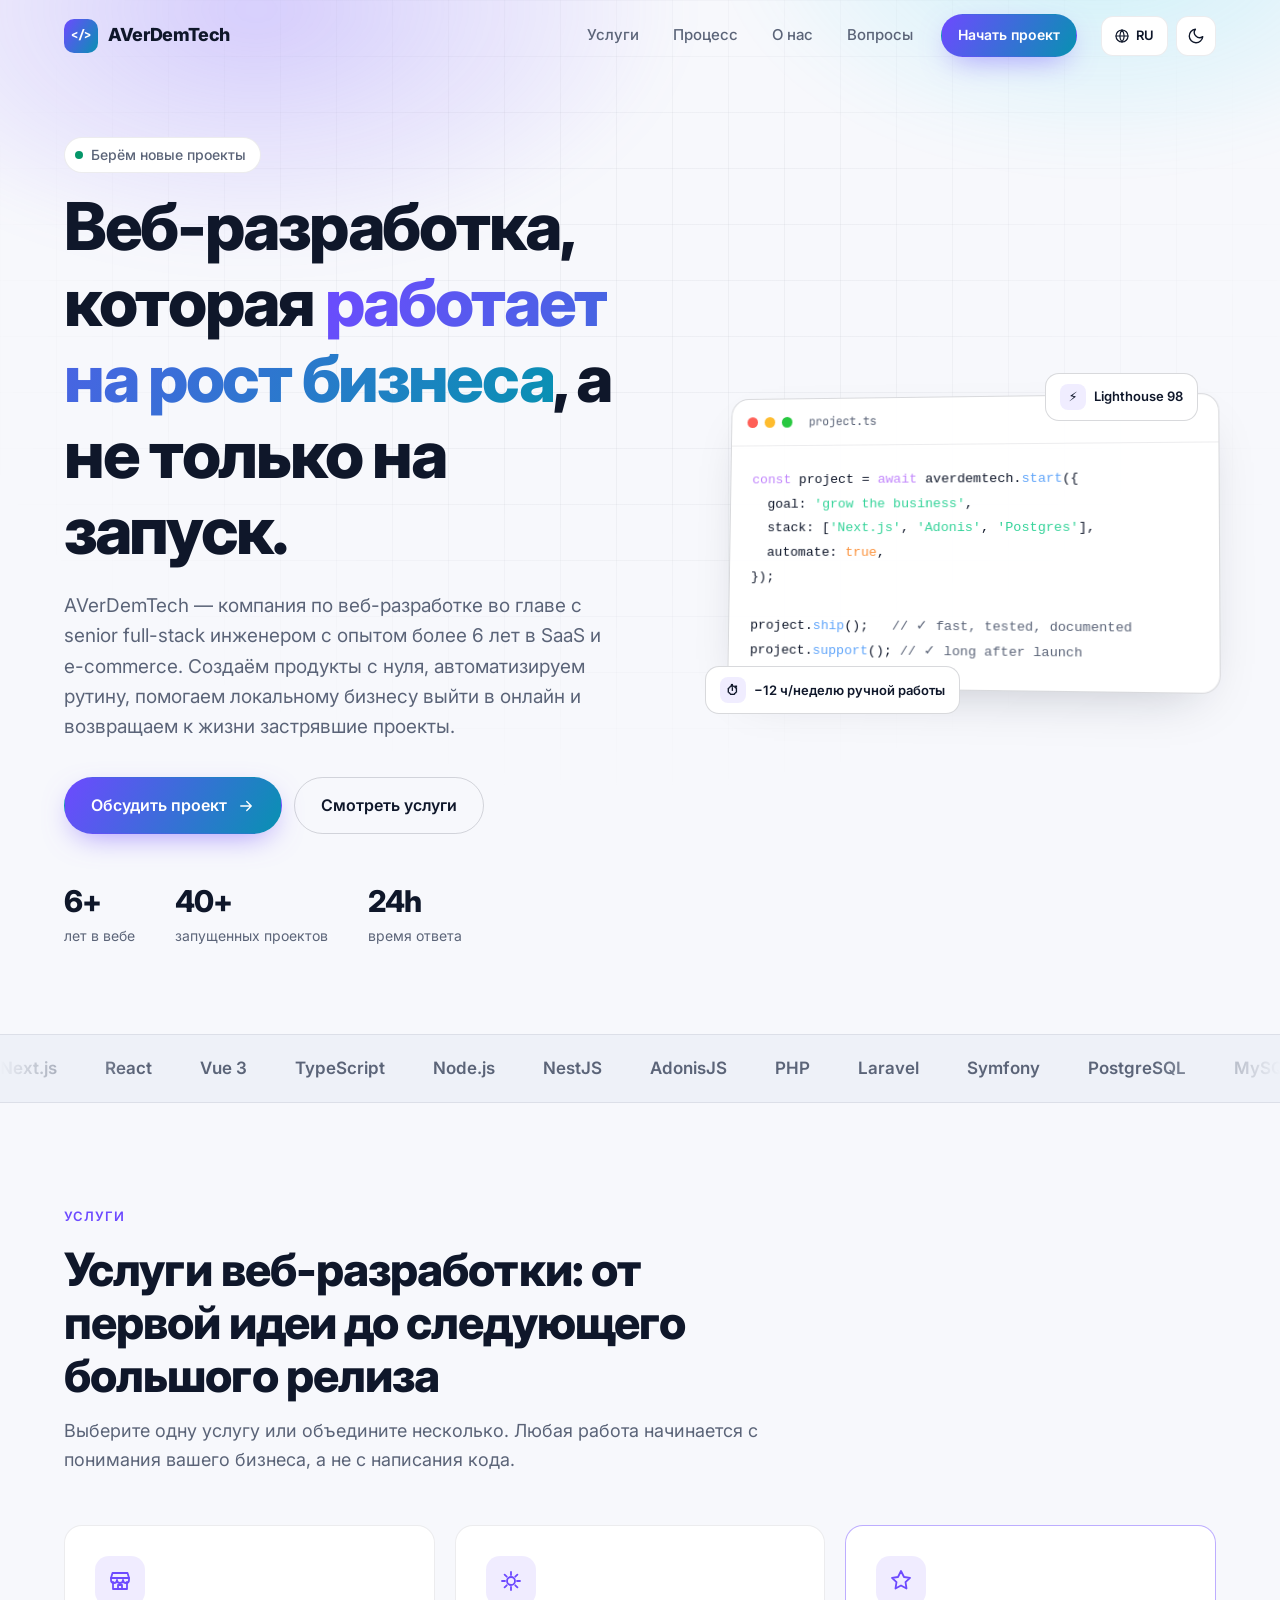
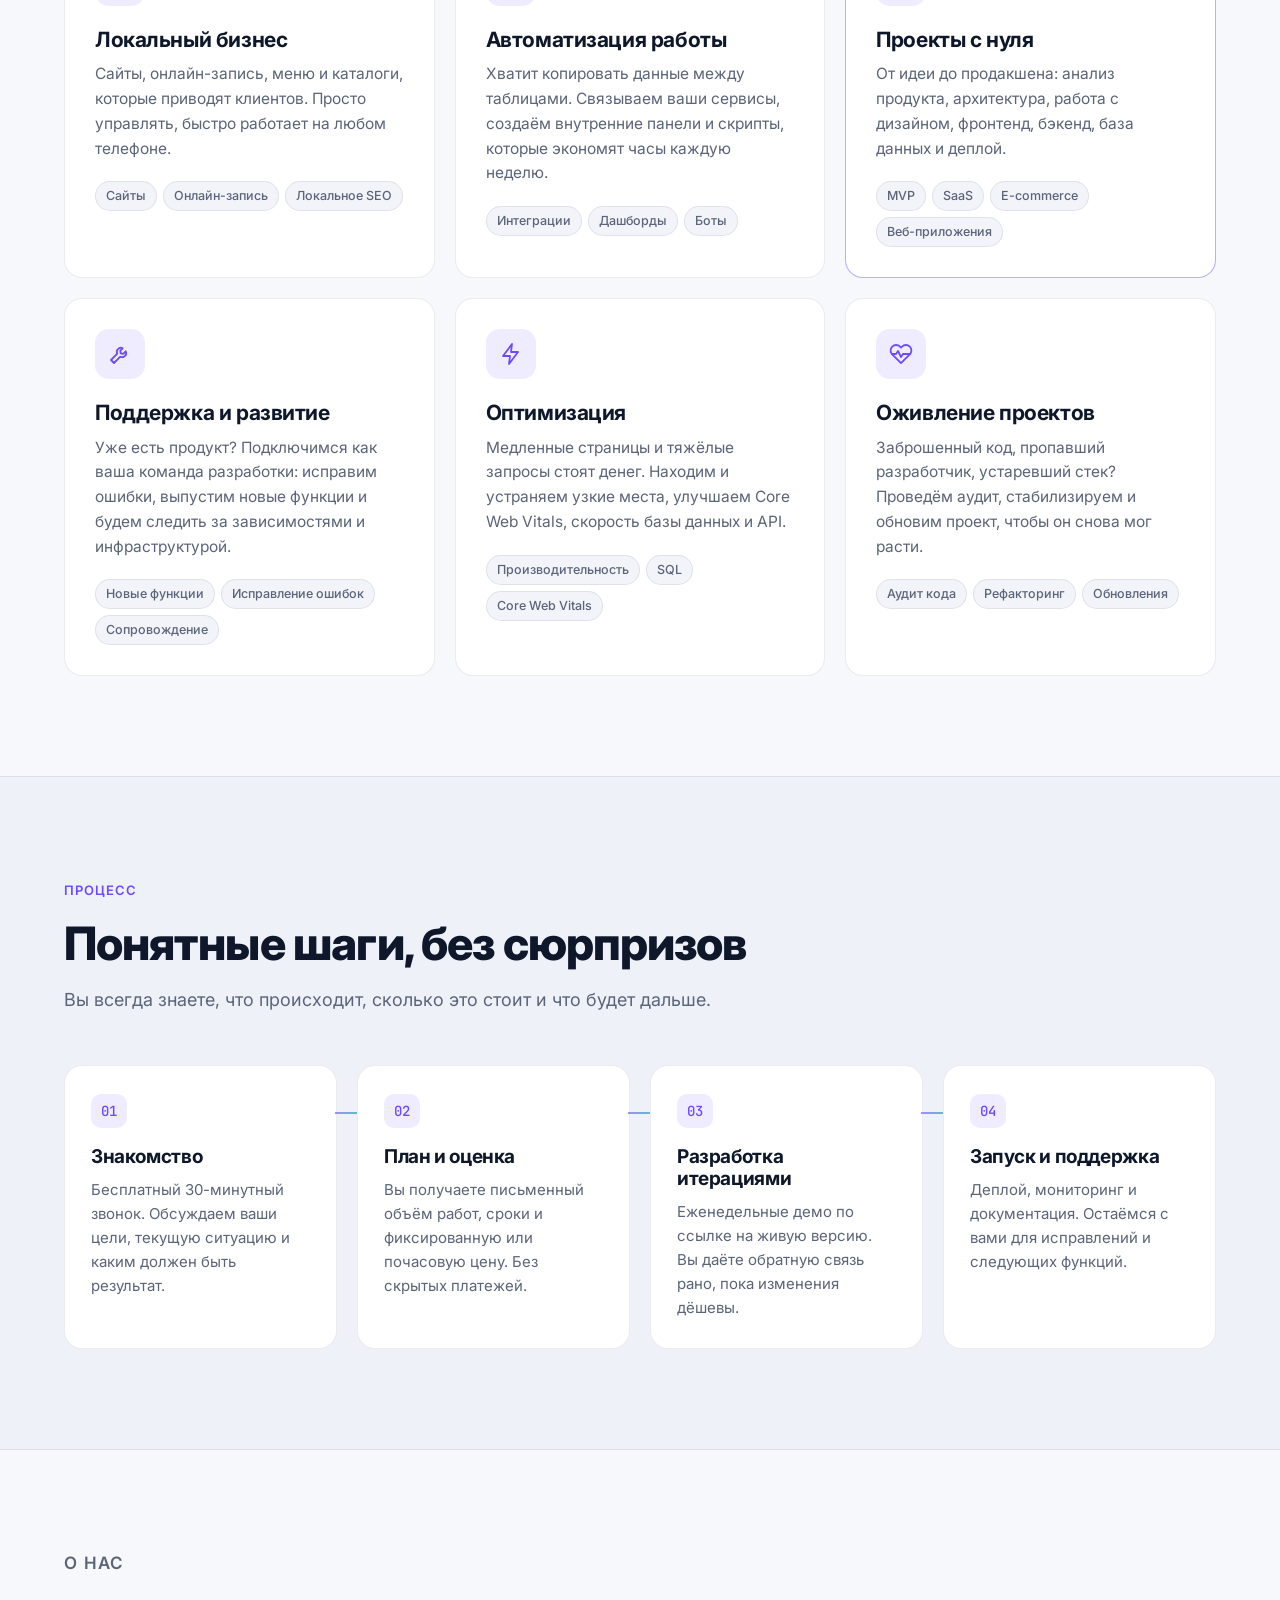
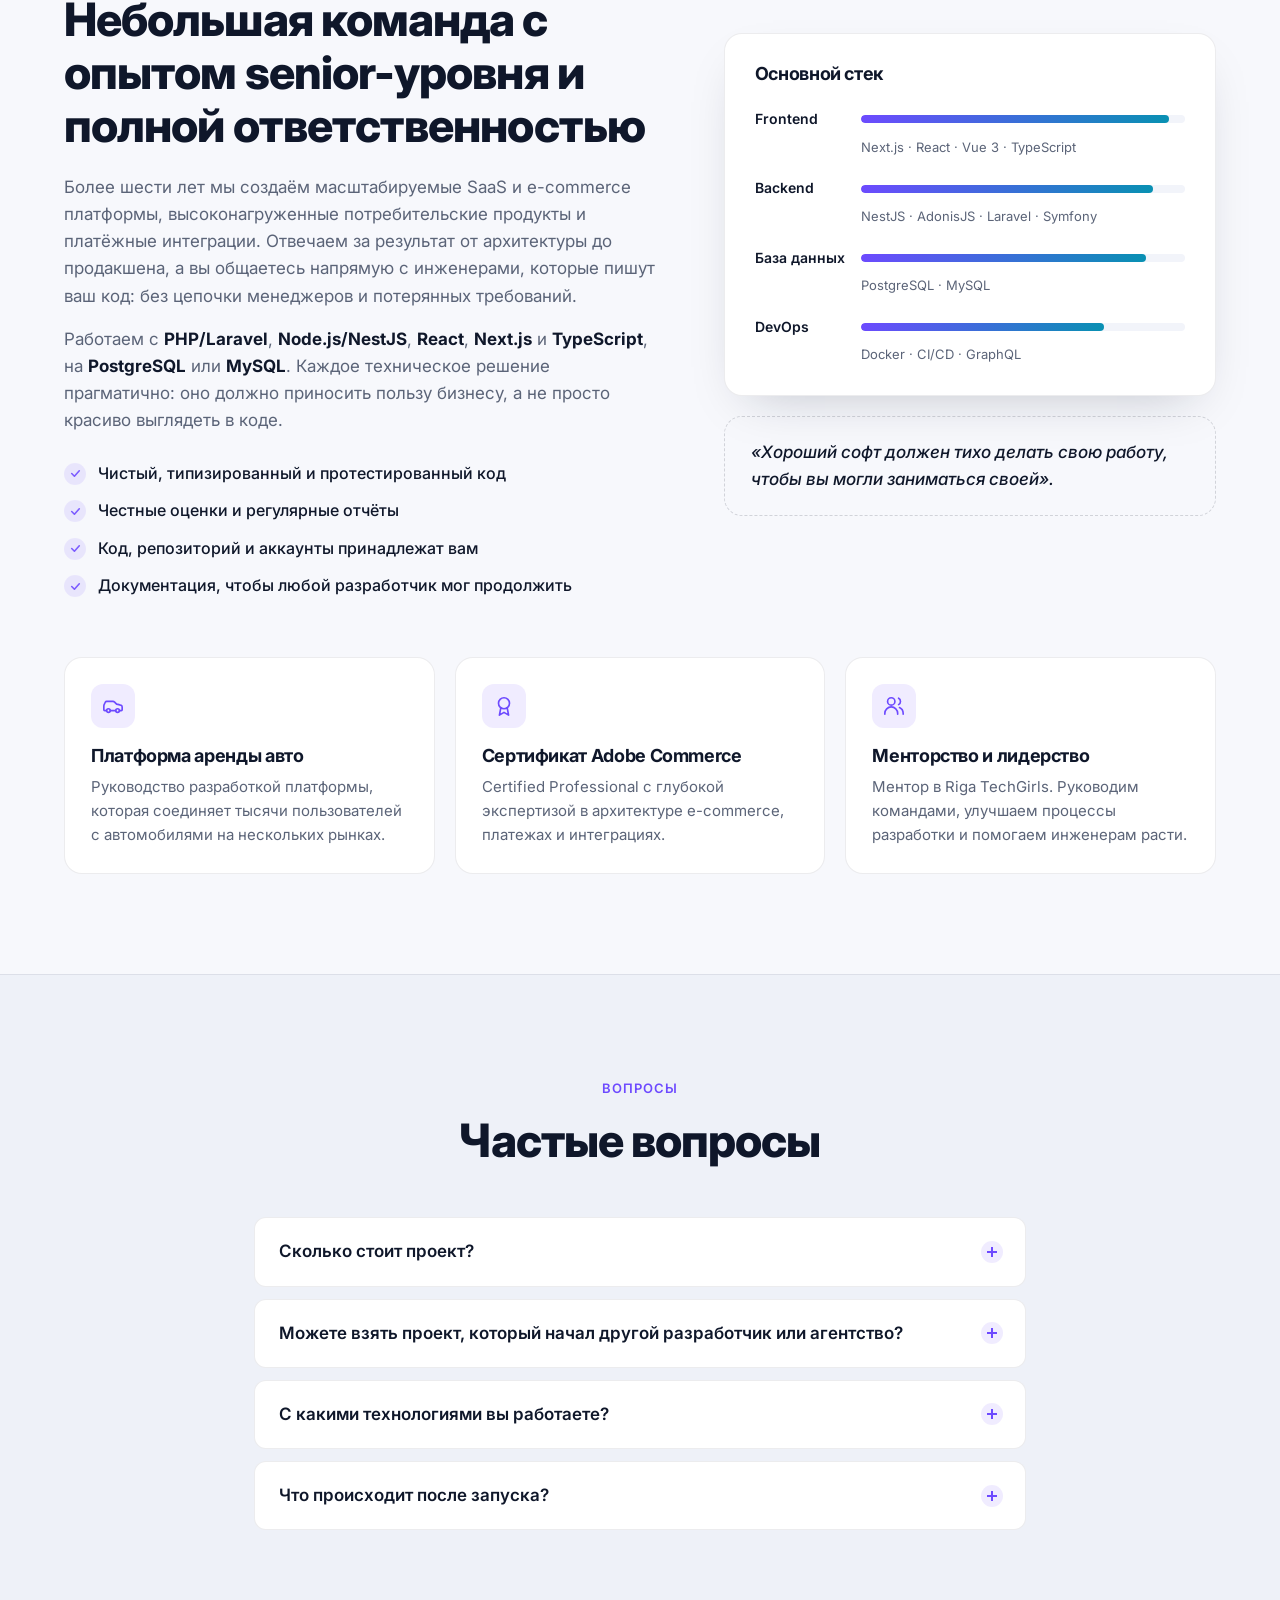
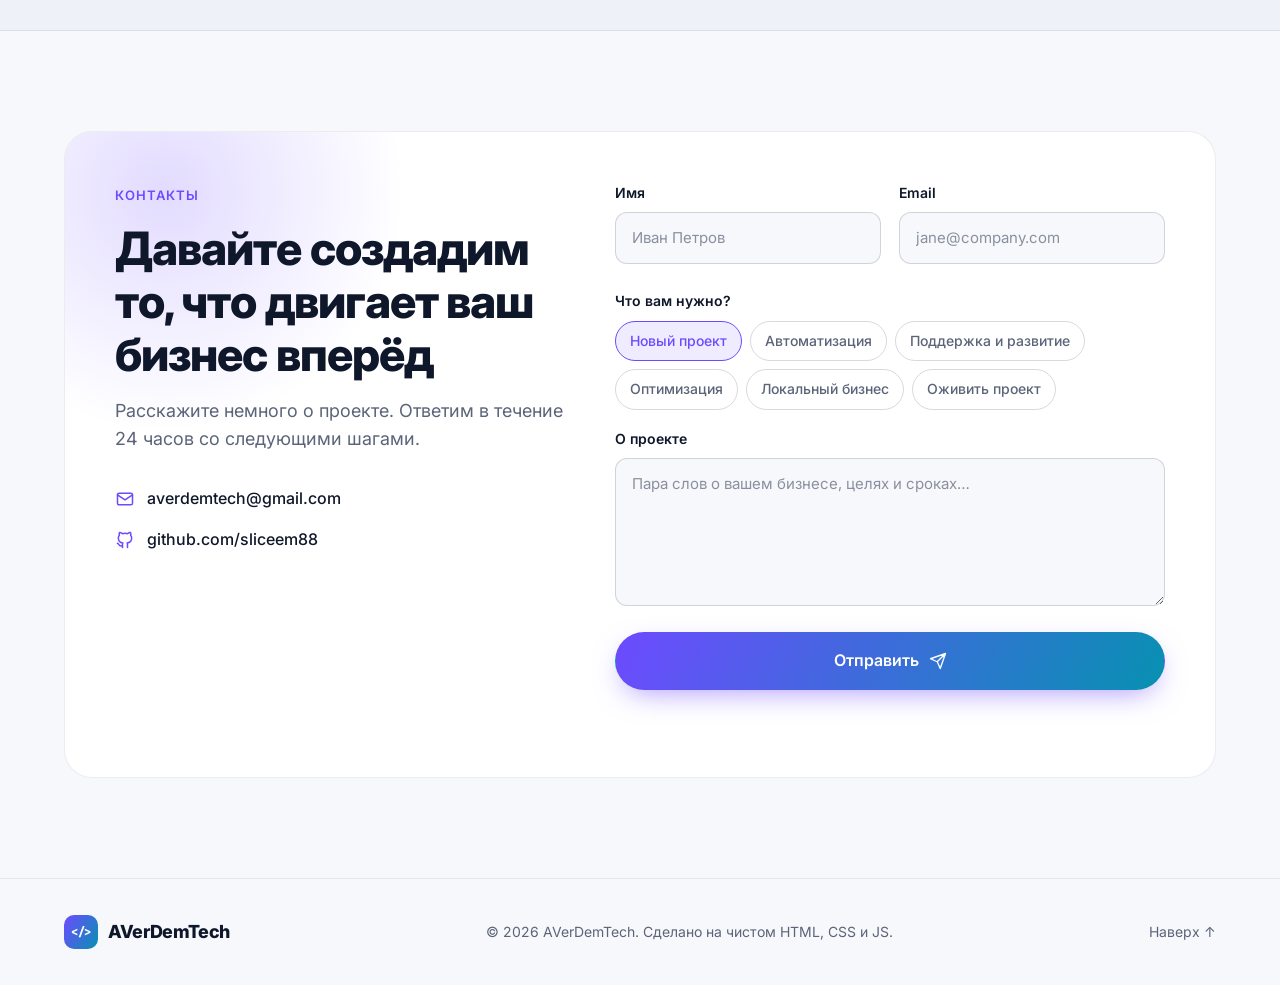
<file: ru/index.html>
<!-- Generated by scripts/build.js from src/template.html. Do not edit directly. -->
<!doctype html>
<html lang="ru">
<head>
  <meta charset="utf-8">
  <meta name="viewport" content="width=device-width, initial-scale=1">
  <title>AVerDemTech — веб-разработка для бизнеса | Сайты, веб-приложения и автоматизация</title>
  <meta name="description" content="AVerDemTech — компания по веб-разработке. Создаём сайты и веб-приложения с нуля, автоматизируем бизнес-процессы, поддерживаем и оптимизируем существующие проекты, помогаем локальному бизнесу расти онлайн.">
  <meta name="robots" content="index, follow, max-image-preview:large">
  <link rel="canonical" href="https://averdemtech.lv/ru/">
  <link rel="alternate" hreflang="lv" href="https://averdemtech.lv/">
  <link rel="alternate" hreflang="en" href="https://averdemtech.lv/en/">
  <link rel="alternate" hreflang="ru" href="https://averdemtech.lv/ru/">
  <link rel="alternate" hreflang="x-default" href="https://averdemtech.lv/">
  <meta name="theme-color" content="#0b0d12">
  <meta property="og:type" content="website">
  <meta property="og:site_name" content="AVerDemTech">
  <meta property="og:url" content="https://averdemtech.lv/ru/">
  <meta property="og:title" content="AVerDemTech — веб-разработка для бизнеса | Сайты, веб-приложения и автоматизация">
  <meta property="og:description" content="AVerDemTech — компания по веб-разработке. Создаём сайты и веб-приложения с нуля, автоматизируем бизнес-процессы, поддерживаем и оптимизируем существующие проекты, помогаем локальному бизнесу расти онлайн.">
  <meta property="og:image" content="https://averdemtech.lv/og-image.png">
  <meta property="og:image:width" content="1200">
  <meta property="og:image:height" content="630">
  <meta property="og:locale" content="ru_RU">
  <meta property="og:locale:alternate" content="lv_LV">
  <meta property="og:locale:alternate" content="en_US">
  <meta name="twitter:card" content="summary_large_image">
  <meta name="twitter:title" content="AVerDemTech — веб-разработка для бизнеса | Сайты, веб-приложения и автоматизация">
  <meta name="twitter:description" content="AVerDemTech — компания по веб-разработке. Создаём сайты и веб-приложения с нуля, автоматизируем бизнес-процессы, поддерживаем и оптимизируем существующие проекты, помогаем локальному бизнесу расти онлайн.">
  <meta name="twitter:image" content="https://averdemtech.lv/og-image.png">
  <link rel="icon" href="../favicon.svg" type="image/svg+xml">
  <link rel="apple-touch-icon" href="../apple-touch-icon.png">
  <link rel="preconnect" href="https://fonts.googleapis.com">
  <link rel="preconnect" href="https://fonts.gstatic.com" crossorigin>
  <link href="https://fonts.googleapis.com/css2?family=Inter:wght@400;500;600;700;800&family=JetBrains+Mono:wght@500&display=swap&subset=cyrillic,latin-ext" rel="stylesheet">
  <link rel="stylesheet" href="../styles.css">
  <script>
    // Apply saved theme before paint to avoid a flash
    try {
      var t = localStorage.getItem('theme');
      if (t) document.documentElement.setAttribute('data-theme', t);
    } catch (e) {}
  </script>
</head>
<body>
  <a class="skip-link" href="#main">Перейти к содержанию</a>

  <!-- ============ Header ============ -->
  <header class="header" id="header">
    <div class="container header__inner">
      <a href="#top" class="logo" aria-label="AVerDemTech">
        <span class="logo__mark" aria-hidden="true">&lt;/&gt;</span>
        <span class="logo__text">AVerDemTech</span>
      </a>

      <nav class="nav" id="nav" aria-label="Основная навигация">
        <ul class="nav__list">
          <li><a href="#services" class="nav__link">Услуги</a></li>
          <li><a href="#process" class="nav__link">Процесс</a></li>
          <li><a href="#about" class="nav__link">О нас</a></li>
          <li><a href="#faq" class="nav__link">Вопросы</a></li>
          <li class="nav__cta-item"><a href="#contact" class="btn btn--primary btn--sm">Начать проект</a></li>
        </ul>
      </nav>

      <div class="header__actions">
        <div class="lang" id="lang">
          <button class="lang__btn" id="langBtn" type="button" aria-haspopup="true" aria-expanded="false" aria-controls="langMenu" aria-label="Сменить язык">
            <svg viewBox="0 0 24 24" aria-hidden="true"><circle cx="12" cy="12" r="9"/><path d="M3 12h18M12 3a14 14 0 0 1 0 18M12 3a14 14 0 0 0 0 18"/></svg>
            <span>RU</span>
          </button>
          <ul class="lang__menu" id="langMenu">
            <li><a href="../" hreflang="lv" lang="lv" data-lang="lv">Latviešu <span>LV</span></a></li>
            <li><a href="../en/" hreflang="en" lang="en" data-lang="en">English <span>EN</span></a></li>
            <li><a href="../ru/" hreflang="ru" lang="ru" aria-current="page" data-lang="ru">Русский <span>RU</span></a></li>
          </ul>
        </div>
        <button class="icon-btn" id="themeToggle" type="button" aria-label="Переключить тему">
          <svg class="icon-sun" viewBox="0 0 24 24" aria-hidden="true"><circle cx="12" cy="12" r="4"/><path d="M12 2v2M12 20v2M4.93 4.93l1.41 1.41M17.66 17.66l1.41 1.41M2 12h2M20 12h2M4.93 19.07l1.41-1.41M17.66 6.34l1.41-1.41"/></svg>
          <svg class="icon-moon" viewBox="0 0 24 24" aria-hidden="true"><path d="M21 12.79A9 9 0 1 1 11.21 3 7 7 0 0 0 21 12.79z"/></svg>
        </button>
        <button class="icon-btn burger" id="burger" type="button" aria-label="Открыть меню" aria-expanded="false" aria-controls="nav">
          <span></span><span></span><span></span>
        </button>
      </div>
    </div>
  </header>

  <main id="main">
    <!-- ============ Hero ============ -->
    <section class="hero" id="top">
      <div class="hero__glow" aria-hidden="true"></div>
      <div class="hero__grid" aria-hidden="true"></div>
      <div class="container hero__inner">
        <div class="hero__content">
          <p class="eyebrow reveal"><span class="dot"></span> <span>Берём новые проекты</span></p>
          <h1 class="hero__title reveal">Веб-разработка, которая <span class="gradient-text">работает на рост бизнеса</span>, а не только на запуск.</h1>
          <p class="hero__lead reveal">AVerDemTech — компания по веб-разработке во главе с senior full-stack инженером с опытом более 6 лет в SaaS и e-commerce. Создаём продукты с нуля, автоматизируем рутину, помогаем локальному бизнесу выйти в онлайн и возвращаем к жизни застрявшие проекты.</p>
          <div class="hero__actions reveal">
            <a href="#contact" class="btn btn--primary btn--lg">
              <span>Обсудить проект</span>
              <svg viewBox="0 0 24 24" aria-hidden="true"><path d="M5 12h14M13 6l6 6-6 6"/></svg>
            </a>
            <a href="#services" class="btn btn--ghost btn--lg">Смотреть услуги</a>
          </div>
          <ul class="hero__stats reveal">
            <li><strong>6+</strong><span>лет в вебе</span></li>
            <li><strong>40+</strong><span>запущенных проектов</span></li>
            <li><strong>24h</strong><span>время ответа</span></li>
          </ul>
        </div>

        <div class="hero__visual reveal" aria-hidden="true">
          <div class="code-card">
            <div class="code-card__bar">
              <span></span><span></span><span></span>
              <em>project.ts</em>
            </div>
<pre class="code-card__body"><code><span class="k">const</span> project = <span class="k">await</span> averdemtech.<span class="f">start</span>({
  goal: <span class="s">'grow the business'</span>,
  stack: [<span class="s">'Next.js'</span>, <span class="s">'Adonis'</span>, <span class="s">'Postgres'</span>],
  automate: <span class="b">true</span>,
});

project.<span class="f">ship</span>();   <span class="c">// ✓ fast, tested, documented</span>
project.<span class="f">support</span>(); <span class="c">// ✓ long after launch</span></code></pre>
          </div>
          <div class="float-chip float-chip--1">
            <span class="chip-icon">⚡</span> Lighthouse 98
          </div>
          <div class="float-chip float-chip--2">
            <span class="chip-icon">⏱</span> <span>−12 ч/неделю ручной работы</span>
          </div>
        </div>
      </div>
    </section>

    <!-- ============ Marquee ============ -->
    <section class="stack-strip" aria-label="Технологии, которые мы используем">
      <div class="marquee">
        <div class="marquee__track">
          <div class="marquee__group"><span>Next.js</span><span>React</span><span>Vue 3</span><span>TypeScript</span><span>Node.js</span><span>NestJS</span><span>AdonisJS</span><span>PHP</span><span>Laravel</span><span>Symfony</span><span>PostgreSQL</span><span>MySQL</span><span>GraphQL</span><span>Docker</span><span>CI/CD</span><span>Adobe Commerce</span><span>Stripe</span></div>
        </div>
      </div>
    </section>

    <!-- ============ Services ============ -->
    <section class="section" id="services">
      <div class="container">
        <header class="section__head reveal">
          <p class="eyebrow">Услуги</p>
          <h2 class="section__title">Услуги веб-разработки: от первой идеи до следующего большого релиза</h2>
          <p class="section__lead">Выберите одну услугу или объедините несколько. Любая работа начинается с понимания вашего бизнеса, а не с написания кода.</p>
        </header>

        <div class="services">
          <article class="service-card reveal">
            <div class="service-card__icon">
              <svg viewBox="0 0 24 24" aria-hidden="true"><path d="M3 9l1.5-5h15L21 9"/><path d="M3 9h18v2a3 3 0 0 1-6 0 3 3 0 0 1-6 0 3 3 0 0 1-6 0z"/><path d="M5 13v7h14v-7"/><path d="M10 20v-4h4v4"/></svg>
            </div>
            <h3>Локальный бизнес</h3>
            <p>Сайты, онлайн-запись, меню и каталоги, которые приводят клиентов. Просто управлять, быстро работает на любом телефоне.</p>
            <ul class="tags"><li>Сайты</li><li>Онлайн-запись</li><li>Локальное SEO</li></ul>
          </article>

          <article class="service-card reveal">
            <div class="service-card__icon">
              <svg viewBox="0 0 24 24" aria-hidden="true"><path d="M12 3v3M12 18v3M3 12h3M18 12h3"/><circle cx="12" cy="12" r="4"/><path d="M5.6 5.6l2.1 2.1M16.3 16.3l2.1 2.1M5.6 18.4l2.1-2.1M16.3 7.7l2.1-2.1"/></svg>
            </div>
            <h3>Автоматизация работы</h3>
            <p>Хватит копировать данные между таблицами. Связываем ваши сервисы, создаём внутренние панели и скрипты, которые экономят часы каждую неделю.</p>
            <ul class="tags"><li>Интеграции</li><li>Дашборды</li><li>Боты</li></ul>
          </article>

          <article class="service-card service-card--featured reveal">
            <div class="service-card__icon">
              <svg viewBox="0 0 24 24" aria-hidden="true"><path d="M12 2l3 6 6 .9-4.5 4.3 1 6.3L12 16.5 6.5 19.5l1-6.3L3 8.9 9 8z"/></svg>
            </div>
            <h3>Проекты с нуля</h3>
            <p>От идеи до продакшена: анализ продукта, архитектура, работа с дизайном, фронтенд, бэкенд, база данных и деплой.</p>
            <ul class="tags"><li>MVP</li><li>SaaS</li><li>E-commerce</li><li>Веб-приложения</li></ul>
          </article>

          <article class="service-card reveal">
            <div class="service-card__icon">
              <svg viewBox="0 0 24 24" aria-hidden="true"><path d="M14.7 6.3a4 4 0 0 0-5.4 5.4L3 18l3 3 6.3-6.3a4 4 0 0 0 5.4-5.4l-2.5 2.5-2.5-.5-.5-2.5z"/></svg>
            </div>
            <h3>Поддержка и развитие</h3>
            <p>Уже есть продукт? Подключимся как ваша команда разработки: исправим ошибки, выпустим новые функции и будем следить за зависимостями и инфраструктурой.</p>
            <ul class="tags"><li>Новые функции</li><li>Исправление ошибок</li><li>Сопровождение</li></ul>
          </article>

          <article class="service-card reveal">
            <div class="service-card__icon">
              <svg viewBox="0 0 24 24" aria-hidden="true"><path d="M13 2L4 14h7l-1 8 9-12h-7z"/></svg>
            </div>
            <h3>Оптимизация</h3>
            <p>Медленные страницы и тяжёлые запросы стоят денег. Находим и устраняем узкие места, улучшаем Core Web Vitals, скорость базы данных и API.</p>
            <ul class="tags"><li>Производительность</li><li>SQL</li><li>Core Web Vitals</li></ul>
          </article>

          <article class="service-card reveal">
            <div class="service-card__icon">
              <svg viewBox="0 0 24 24" aria-hidden="true"><path d="M20.8 4.6a5.5 5.5 0 0 0-7.8 0L12 5.7l-1-1.1a5.5 5.5 0 0 0-7.8 7.8L12 21.2l8.8-8.8a5.5 5.5 0 0 0 0-7.8z"/><path d="M3 12h4l2-3 3 6 2-3h7"/></svg>
            </div>
            <h3>Оживление проектов</h3>
            <p>Заброшенный код, пропавший разработчик, устаревший стек? Проведём аудит, стабилизируем и обновим проект, чтобы он снова мог расти.</p>
            <ul class="tags"><li>Аудит кода</li><li>Рефакторинг</li><li>Обновления</li></ul>
          </article>
        </div>
      </div>
    </section>

    <!-- ============ Process ============ -->
    <section class="section section--alt" id="process">
      <div class="container">
        <header class="section__head reveal">
          <p class="eyebrow">Процесс</p>
          <h2 class="section__title">Понятные шаги, без сюрпризов</h2>
          <p class="section__lead">Вы всегда знаете, что происходит, сколько это стоит и что будет дальше.</p>
        </header>

        <ol class="process">
          <li class="process__step reveal">
            <span class="process__num">01</span>
            <h3>Знакомство</h3>
            <p>Бесплатный 30-минутный звонок. Обсуждаем ваши цели, текущую ситуацию и каким должен быть результат.</p>
          </li>
          <li class="process__step reveal">
            <span class="process__num">02</span>
            <h3>План и оценка</h3>
            <p>Вы получаете письменный объём работ, сроки и фиксированную или почасовую цену. Без скрытых платежей.</p>
          </li>
          <li class="process__step reveal">
            <span class="process__num">03</span>
            <h3>Разработка итерациями</h3>
            <p>Еженедельные демо по ссылке на живую версию. Вы даёте обратную связь рано, пока изменения дёшевы.</p>
          </li>
          <li class="process__step reveal">
            <span class="process__num">04</span>
            <h3>Запуск и поддержка</h3>
            <p>Деплой, мониторинг и документация. Остаёмся с вами для исправлений и следующих функций.</p>
          </li>
        </ol>
      </div>
    </section>

    <!-- ============ About ============ -->
    <section class="section" id="about">
      <div class="container about">
        <div class="about__text reveal">
          <p class="eyebrow">О нас</p>
          <h2 class="section__title">Небольшая команда с опытом senior-уровня и полной ответственностью</h2>
          <p>Более шести лет мы создаём масштабируемые SaaS и e-commerce платформы, высоконагруженные потребительские продукты и платёжные интеграции. Отвечаем за результат от архитектуры до продакшена, а вы общаетесь напрямую с инженерами, которые пишут ваш код: без цепочки менеджеров и потерянных требований.</p>
          <p>Работаем с <strong>PHP/Laravel</strong>, <strong>Node.js/NestJS</strong>, <strong>React</strong>, <strong>Next.js</strong> и <strong>TypeScript</strong>, на <strong>PostgreSQL</strong> или <strong>MySQL</strong>. Каждое техническое решение прагматично: оно должно приносить пользу бизнесу, а не просто красиво выглядеть в коде.</p>
          <ul class="checklist"><li>Чистый, типизированный и протестированный код</li><li>Честные оценки и регулярные отчёты</li><li>Код, репозиторий и аккаунты принадлежат вам</li><li>Документация, чтобы любой разработчик мог продолжить</li></ul>
        </div>

        <div class="about__panel reveal">
          <div class="stack-card">
            <h3>Основной стек</h3>
            <div class="stack-card__row">
              <span>Frontend</span>
              <div class="bar"><i style="--w: 95%"></i></div>
              <em>Next.js · React · Vue 3 · TypeScript</em>
            </div>
            <div class="stack-card__row">
              <span>Backend</span>
              <div class="bar"><i style="--w: 90%"></i></div>
              <em>NestJS · AdonisJS · Laravel · Symfony</em>
            </div>
            <div class="stack-card__row">
              <span>База данных</span>
              <div class="bar"><i style="--w: 88%"></i></div>
              <em>PostgreSQL · MySQL</em>
            </div>
            <div class="stack-card__row">
              <span>DevOps</span>
              <div class="bar"><i style="--w: 75%"></i></div>
              <em>Docker · CI/CD · GraphQL</em>
            </div>
          </div>
          <blockquote class="quote">
            <p>«Хороший софт должен тихо делать свою работу, чтобы вы могли заниматься своей».</p>
          </blockquote>
        </div>
      </div>
      <div class="container">
        <ul class="highlights">
          <li class="highlight reveal">
            <span class="highlight__icon" aria-hidden="true"><svg viewBox="0 0 24 24"><path d="M19 17h2c.6 0 1-.4 1-1v-3c0-.9-.7-1.7-1.5-1.9C18.7 10.6 16 10 16 10s-1.3-1.4-2.2-2.3c-.5-.4-1.1-.7-1.8-.7H5c-.6 0-1.1.4-1.4.9l-1.4 2.9A3.7 3.7 0 0 0 2 12v4c0 .6.4 1 1 1h2"/><circle cx="7" cy="17" r="2"/><path d="M9 17h6"/><circle cx="17" cy="17" r="2"/></svg></span>
            <h3>Платформа аренды авто</h3>
            <p>Руководство разработкой платформы, которая соединяет тысячи пользователей с автомобилями на нескольких рынках.</p>
          </li>
          <li class="highlight reveal">
            <span class="highlight__icon" aria-hidden="true"><svg viewBox="0 0 24 24"><circle cx="12" cy="9" r="6"/><path d="M8.5 14L7 22l5-3 5 3-1.5-8"/></svg></span>
            <h3>Сертификат Adobe Commerce</h3>
            <p>Certified Professional с глубокой экспертизой в архитектуре e-commerce, платежах и интеграциях.</p>
          </li>
          <li class="highlight reveal">
            <span class="highlight__icon" aria-hidden="true"><svg viewBox="0 0 24 24"><circle cx="9" cy="7" r="4"/><path d="M2 21v-1a7 7 0 0 1 14 0v1"/><path d="M17 3.5a4 4 0 0 1 0 7M22 21v-1a7 7 0 0 0-4-6.3"/></svg></span>
            <h3>Менторство и лидерство</h3>
            <p>Ментор в Riga TechGirls. Руководим командами, улучшаем процессы разработки и помогаем инженерам расти.</p>
          </li>
        </ul>
      </div>
    </section>

    <!-- ============ FAQ ============ -->
    <section class="section section--alt" id="faq">
      <div class="container container--narrow">
        <header class="section__head section__head--center reveal">
          <p class="eyebrow">Вопросы</p>
          <h2 class="section__title">Частые вопросы</h2>
        </header>

        <div class="faq">
          <details class="faq__item reveal">
            <summary>Сколько стоит проект?</summary>
            <p>Зависит от объёма. Сайты для малого бизнеса — от фиксированной цены, крупные продукты оцениваются после первого звонка. Вы всегда получаете письменную оценку до начала работ.</p>
          </details>
          <details class="faq__item reveal">
            <summary>Можете взять проект, который начал другой разработчик или агентство?</summary>
            <p>Да, это одна из наших основных услуг. Начинаем с короткого аудита кода, честно рассказываем о его состоянии и предлагаем план, как стабилизировать и продолжить проект.</p>
          </details>
          <details class="faq__item reveal">
            <summary>С какими технологиями вы работаете?</summary>
            <p>Фронтенд: Next.js, React, Vue 3 и TypeScript. Бэкенд: NestJS, AdonisJS, Laravel и Symfony. Базы данных: PostgreSQL и MySQL, а также GraphQL, Docker и CI/CD. Для e-commerce у нас есть сертифицированная экспертиза Adobe Commerce. Для новых проектов подбираем стек, который лучше всего подходит вашей команде и бюджету.</p>
          </details>
          <details class="faq__item reveal">
            <summary>Что происходит после запуска?</summary>
            <p>Можно выбрать ежемесячный план поддержки (исправления, обновления, небольшие функции) или обращаться к нам по мере необходимости. В любом случае всё принадлежит вам и сопровождается документацией.</p>
          </details>
        </div>
      </div>
    </section>

    <!-- ============ Contact ============ -->
    <section class="section" id="contact">
      <div class="container">
        <div class="contact reveal">
          <div class="contact__info">
            <p class="eyebrow">Контакты</p>
            <h2 class="section__title">Давайте создадим то, что двигает ваш бизнес вперёд</h2>
            <p class="section__lead">Расскажите немного о проекте. Ответим в течение 24 часов со следующими шагами.</p>
            <ul class="contact__links">
              <li>
                <svg viewBox="0 0 24 24" aria-hidden="true"><rect x="3" y="5" width="18" height="14" rx="2"/><path d="M3 7l9 6 9-6"/></svg>
                <a href="mailto:averdemtech@gmail.com" id="contactEmail">averdemtech@gmail.com</a>
              </li>
              <li>
                <svg viewBox="0 0 24 24" aria-hidden="true"><path d="M9 19c-4.3 1.4-4.3-2.5-6-3m12 5v-3.5c0-1 .1-1.4-.5-2 2.8-.3 5.5-1.4 5.5-6a4.6 4.6 0 0 0-1.3-3.2 4.2 4.2 0 0 0-.1-3.2s-1.1-.3-3.5 1.3a12.3 12.3 0 0 0-6.2 0C6.5 2.8 5.4 3.1 5.4 3.1a4.2 4.2 0 0 0-.1 3.2A4.6 4.6 0 0 0 4 9.5c0 4.6 2.7 5.7 5.5 6-.6.6-.6 1.2-.5 2V21"/></svg>
                <a href="https://github.com/sliceem88" target="_blank" rel="noopener">github.com/sliceem88</a>
              </li>
            </ul>
          </div>

          <form class="form" id="contactForm" novalidate data-err-name="Пожалуйста, укажите имя." data-err-email="Пожалуйста, укажите корректный email." data-err-message="Расскажите чуть подробнее (минимум 10 символов)." data-ok="Спасибо! Сейчас откроется почтовое приложение с готовым письмом." data-subject="Запрос по проекту">
            <div class="form__row">
              <div class="field">
                <label for="name">Имя</label>
                <input id="name" name="name" type="text" autocomplete="name" placeholder="Иван Петров" required>
                <span class="field__error" aria-live="polite"></span>
              </div>
              <div class="field">
                <label for="email">Email</label>
                <input id="email" name="email" type="email" autocomplete="email" placeholder="jane@company.com" required>
                <span class="field__error" aria-live="polite"></span>
              </div>
            </div>

            <fieldset class="field">
              <legend>Что вам нужно?</legend>
              <div class="pills">
                <label class="pill"><input type="radio" name="service" value="s3" checked><span>Новый проект</span></label>
                <label class="pill"><input type="radio" name="service" value="s2"><span>Автоматизация</span></label>
                <label class="pill"><input type="radio" name="service" value="s4"><span>Поддержка и развитие</span></label>
                <label class="pill"><input type="radio" name="service" value="s5"><span>Оптимизация</span></label>
                <label class="pill"><input type="radio" name="service" value="s1"><span>Локальный бизнес</span></label>
                <label class="pill"><input type="radio" name="service" value="s6"><span>Оживить проект</span></label>
              </div>
            </fieldset>

            <div class="field">
              <label for="message">О проекте</label>
              <textarea id="message" name="message" rows="5" placeholder="Пара слов о вашем бизнесе, целях и сроках…" required></textarea>
              <span class="field__error" aria-live="polite"></span>
            </div>

            <button class="btn btn--primary btn--lg btn--block" type="submit">
              <span>Отправить</span>
              <svg viewBox="0 0 24 24" aria-hidden="true"><path d="M22 2L11 13M22 2l-7 20-4-9-9-4z"/></svg>
            </button>
            <p class="form__status" id="formStatus" role="status"></p>
          </form>
        </div>
      </div>
    </section>
  </main>

  <!-- ============ Footer ============ -->
  <footer class="footer">
    <div class="container footer__inner">
      <a href="#top" class="logo">
        <span class="logo__mark" aria-hidden="true">&lt;/&gt;</span>
        <span class="logo__text">AVerDemTech</span>
      </a>
      <p>© <span id="year">2026</span> AVerDemTech. <span>Сделано на чистом HTML, CSS и JS.</span></p>
      <a href="#top" class="footer__top">Наверх ↑</a>
    </div>
  </footer>

    <script type="application/ld+json">
[
  {
    "@context": "https://schema.org",
    "@type": "ProfessionalService",
    "@id": "https://averdemtech.lv/#organization",
    "name": "AVerDemTech",
    "url": "https://averdemtech.lv/ru/",
    "logo": "https://averdemtech.lv/apple-touch-icon.png",
    "image": "https://averdemtech.lv/og-image.png",
    "description": "AVerDemTech — компания по веб-разработке. Создаём сайты и веб-приложения с нуля, автоматизируем бизнес-процессы, поддерживаем и оптимизируем существующие проекты, помогаем локальному бизнесу расти онлайн.",
    "email": "averdemtech@gmail.com",
    "areaServed": [
      "LV",
      "EU"
    ],
    "availableLanguage": [
      "English",
      "Russian",
      "Latvian"
    ],
    "knowsAbout": [
      "Web development",
      "Next.js",
      "AdonisJS",
      "PostgreSQL",
      "Business process automation",
      "Web performance optimization"
    ],
    "hasOfferCatalog": {
      "@type": "OfferCatalog",
      "name": "Веб-разработка",
      "itemListElement": [
        {
          "@type": "Offer",
          "itemOffered": {
            "@type": "Service",
            "name": "Локальный бизнес",
            "description": "Сайты, онлайн-запись, меню и каталоги, которые приводят клиентов. Просто управлять, быстро работает на любом телефоне."
          }
        },
        {
          "@type": "Offer",
          "itemOffered": {
            "@type": "Service",
            "name": "Автоматизация работы",
            "description": "Хватит копировать данные между таблицами. Связываем ваши сервисы, создаём внутренние панели и скрипты, которые экономят часы каждую неделю."
          }
        },
        {
          "@type": "Offer",
          "itemOffered": {
            "@type": "Service",
            "name": "Проекты с нуля",
            "description": "От идеи до продакшена: анализ продукта, архитектура, работа с дизайном, фронтенд, бэкенд, база данных и деплой."
          }
        },
        {
          "@type": "Offer",
          "itemOffered": {
            "@type": "Service",
            "name": "Поддержка и развитие",
            "description": "Уже есть продукт? Подключимся как ваша команда разработки: исправим ошибки, выпустим новые функции и будем следить за зависимостями и инфраструктурой."
          }
        },
        {
          "@type": "Offer",
          "itemOffered": {
            "@type": "Service",
            "name": "Оптимизация",
            "description": "Медленные страницы и тяжёлые запросы стоят денег. Находим и устраняем узкие места, улучшаем Core Web Vitals, скорость базы данных и API."
          }
        },
        {
          "@type": "Offer",
          "itemOffered": {
            "@type": "Service",
            "name": "Оживление проектов",
            "description": "Заброшенный код, пропавший разработчик, устаревший стек? Проведём аудит, стабилизируем и обновим проект, чтобы он снова мог расти."
          }
        }
      ]
    }
  },
  {
    "@context": "https://schema.org",
    "@type": "FAQPage",
    "inLanguage": "ru",
    "mainEntity": [
      {
        "@type": "Question",
        "name": "Сколько стоит проект?",
        "acceptedAnswer": {
          "@type": "Answer",
          "text": "Зависит от объёма. Сайты для малого бизнеса — от фиксированной цены, крупные продукты оцениваются после первого звонка. Вы всегда получаете письменную оценку до начала работ."
        }
      },
      {
        "@type": "Question",
        "name": "Можете взять проект, который начал другой разработчик или агентство?",
        "acceptedAnswer": {
          "@type": "Answer",
          "text": "Да, это одна из наших основных услуг. Начинаем с короткого аудита кода, честно рассказываем о его состоянии и предлагаем план, как стабилизировать и продолжить проект."
        }
      },
      {
        "@type": "Question",
        "name": "С какими технологиями вы работаете?",
        "acceptedAnswer": {
          "@type": "Answer",
          "text": "Фронтенд: Next.js, React, Vue 3 и TypeScript. Бэкенд: NestJS, AdonisJS, Laravel и Symfony. Базы данных: PostgreSQL и MySQL, а также GraphQL, Docker и CI/CD. Для e-commerce у нас есть сертифицированная экспертиза Adobe Commerce. Для новых проектов подбираем стек, который лучше всего подходит вашей команде и бюджету."
        }
      },
      {
        "@type": "Question",
        "name": "Что происходит после запуска?",
        "acceptedAnswer": {
          "@type": "Answer",
          "text": "Можно выбрать ежемесячный план поддержки (исправления, обновления, небольшие функции) или обращаться к нам по мере необходимости. В любом случае всё принадлежит вам и сопровождается документацией."
        }
      }
    ]
  }
]
  </script>
  <script src="../script.js" defer></script>
</body>
</html>
</file>
<file: styles.css>
/* =========================================================
   AVerDemTech landing — plain CSS
   ========================================================= */

/* ---------- Tokens ---------- */
:root {
  --bg: #0b0d12;
  --bg-alt: #10131a;
  --surface: #151924;
  --surface-2: #1b2030;
  --border: rgba(255, 255, 255, 0.08);
  --border-strong: rgba(255, 255, 255, 0.16);
  --text: #eef0f6;
  --muted: #9aa3b8;
  --accent: #7c5cff;
  --accent-2: #22d3ee;
  --accent-soft: rgba(124, 92, 255, 0.14);
  --danger: #ff6b81;
  --success: #34d399;
  --grad: linear-gradient(120deg, #7c5cff 0%, #22d3ee 100%);
  --shadow: 0 20px 50px -20px rgba(0, 0, 0, 0.6);
  --radius: 18px;
  --radius-sm: 12px;
  --header-h: 72px;
  --font: 'Inter', system-ui, -apple-system, 'Segoe UI', Roboto, sans-serif;
  --mono: 'JetBrains Mono', ui-monospace, SFMono-Regular, Menlo, monospace;
  color-scheme: dark;
}

:root[data-theme="light"] {
  --bg: #f7f8fc;
  --bg-alt: #eef1f8;
  --surface: #ffffff;
  --surface-2: #f2f4fa;
  --border: rgba(15, 23, 42, 0.08);
  --border-strong: rgba(15, 23, 42, 0.16);
  --text: #0f172a;
  --muted: #5b6478;
  --accent: #6d4aff;
  --accent-2: #0891b2;
  --accent-soft: rgba(109, 74, 255, 0.1);
  --danger: #e11d48;
  --success: #059669;
  --grad: linear-gradient(120deg, #6d4aff 0%, #0891b2 100%);
  --shadow: 0 20px 50px -24px rgba(15, 23, 42, 0.25);
  color-scheme: light;
}

@media (prefers-color-scheme: light) {
  :root:not([data-theme="dark"]) {
    --bg: #f7f8fc;
    --bg-alt: #eef1f8;
    --surface: #ffffff;
    --surface-2: #f2f4fa;
    --border: rgba(15, 23, 42, 0.08);
    --border-strong: rgba(15, 23, 42, 0.16);
    --text: #0f172a;
    --muted: #5b6478;
    --accent: #6d4aff;
    --accent-2: #0891b2;
    --accent-soft: rgba(109, 74, 255, 0.1);
    --danger: #e11d48;
    --success: #059669;
    --grad: linear-gradient(120deg, #6d4aff 0%, #0891b2 100%);
    --shadow: 0 20px 50px -24px rgba(15, 23, 42, 0.25);
    color-scheme: light;
  }
}

/* ---------- Base ---------- */
*, *::before, *::after { box-sizing: border-box; }

html { scroll-behavior: smooth; scroll-padding-top: var(--header-h); -webkit-text-size-adjust: 100%; }

body {
  margin: 0;
  font-family: var(--font);
  font-size: 16px;
  line-height: 1.6;
  color: var(--text);
  background: var(--bg);
  -webkit-font-smoothing: antialiased;
  overflow-x: hidden;
}
body.no-scroll { overflow: hidden; }

img, svg { display: block; max-width: 100%; }
a { color: inherit; text-decoration: none; }
h1, h2, h3 { line-height: 1.15; margin: 0; letter-spacing: -0.02em; }
p { margin: 0; }
ul, ol { margin: 0; padding: 0; list-style: none; }
button { font: inherit; color: inherit; cursor: pointer; }

svg { fill: none; stroke: currentColor; stroke-width: 1.8; stroke-linecap: round; stroke-linejoin: round; }

:focus-visible { outline: 2px solid var(--accent-2); outline-offset: 3px; border-radius: 6px; }

.skip-link {
  position: absolute; left: 16px; top: -60px; z-index: 100;
  padding: 10px 16px; background: var(--accent); color: #fff; border-radius: 10px;
}
.skip-link:focus { top: 12px; }

.container { width: 100%; max-width: 1200px; margin: 0 auto; padding: 0 24px; }
.container--narrow { max-width: 820px; }

.gradient-text {
  background: var(--grad);
  -webkit-background-clip: text; background-clip: text;
  color: transparent;
}

/* ---------- Buttons ---------- */
.btn {
  display: inline-flex; align-items: center; justify-content: center; gap: 10px;
  padding: 12px 20px; border-radius: 999px; border: 1px solid transparent;
  font-weight: 600; font-size: 15px; white-space: nowrap;
  transition: transform .2s ease, box-shadow .2s ease, background .2s ease, border-color .2s ease;
}
.btn svg { width: 18px; height: 18px; transition: transform .2s ease; }
.btn:hover svg { transform: translateX(3px); }
.btn--primary {
  background: var(--grad); color: #fff;
  box-shadow: 0 10px 30px -10px rgba(124, 92, 255, .7);
}
.btn--primary:hover { transform: translateY(-2px); box-shadow: 0 16px 36px -10px rgba(124, 92, 255, .8); }
.btn--ghost { border-color: var(--border-strong); background: transparent; }
.btn--ghost:hover { background: var(--surface); border-color: var(--accent); }
.btn--sm { padding: 9px 16px; font-size: 14px; }
.btn--lg { padding: 15px 26px; font-size: 16px; }
.btn--block { width: 100%; }

.icon-btn {
  width: 40px; height: 40px; display: inline-grid; place-items: center;
  border-radius: 12px; border: 1px solid var(--border); background: var(--surface);
  transition: border-color .2s ease, background .2s ease;
}
.icon-btn:hover { border-color: var(--border-strong); }
.icon-btn svg { width: 18px; height: 18px; }

/* ---------- Header ---------- */
.header {
  position: fixed; inset: 0 0 auto 0; z-index: 50; height: var(--header-h);
  transition: background .25s ease, border-color .25s ease, backdrop-filter .25s ease;
  border-bottom: 1px solid transparent;
}
.header.is-scrolled {
  background: color-mix(in srgb, var(--bg) 78%, transparent);
  backdrop-filter: saturate(160%) blur(14px);
  -webkit-backdrop-filter: saturate(160%) blur(14px);
  border-bottom-color: var(--border);
}
.header__inner { height: 100%; display: flex; align-items: center; gap: 24px; }

.logo { display: inline-flex; align-items: center; gap: 10px; font-weight: 800; font-size: 18px; letter-spacing: -0.02em; }
.logo__mark {
  display: inline-grid; place-items: center; width: 34px; height: 34px; border-radius: 10px;
  background: var(--grad); color: #fff; font-family: var(--mono); font-size: 12px;
}

.nav { margin-left: auto; }
.nav__list { display: flex; align-items: center; gap: 6px; }
.nav__link {
  display: block; padding: 8px 14px; border-radius: 999px; color: var(--muted);
  font-weight: 500; font-size: 15px; transition: color .2s ease, background .2s ease;
}
.nav__link:hover, .nav__link.is-active { color: var(--text); background: var(--surface); }
.nav__cta-item { margin-left: 8px; }

.header__actions { display: flex; align-items: center; gap: 8px; }

/* Theme icons */
.icon-moon { display: none; }
:root[data-theme="light"] .icon-sun { display: none; }
:root[data-theme="light"] .icon-moon { display: block; }
@media (prefers-color-scheme: light) {
  :root:not([data-theme="dark"]) .icon-sun { display: none; }
  :root:not([data-theme="dark"]) .icon-moon { display: block; }
}

/* Language switcher */
.lang { position: relative; }
.lang__btn {
  height: 40px; display: inline-flex; align-items: center; gap: 6px; padding: 0 12px;
  border-radius: 12px; border: 1px solid var(--border); background: var(--surface);
  font-weight: 600; font-size: 13px; letter-spacing: .04em;
}
.lang__btn:hover { border-color: var(--border-strong); }
.lang__btn svg { width: 16px; height: 16px; }
.lang__menu {
  position: absolute; right: 0; top: calc(100% + 8px); min-width: 170px; padding: 6px;
  background: var(--surface); border: 1px solid var(--border-strong); border-radius: 14px;
  box-shadow: var(--shadow);
  opacity: 0; visibility: hidden; transform: translateY(-6px);
  transition: opacity .18s ease, transform .18s ease, visibility .18s;
}
.lang.is-open .lang__menu { opacity: 1; visibility: visible; transform: none; }
.lang__menu a {
  color: var(--text); 
  width: 100%; display: flex; justify-content: space-between; align-items: center;
  padding: 9px 12px; border: 0; background: none; border-radius: 9px; text-align: left; font-size: 14px;
}
.lang__menu a span { color: var(--muted); font-size: 12px; font-weight: 600; }
.lang__menu a:hover { background: var(--surface-2); }
.lang__menu a[aria-current="page"] { background: var(--accent-soft); color: var(--accent); }
.lang__menu a[aria-current="page"] span { color: var(--accent); }

/* Burger */
.burger { display: none; flex-direction: column; align-items: center; justify-content: center; gap: 4px; }
.burger span { display: block; width: 18px; height: 2px; border-radius: 2px; background: currentColor; transition: transform .25s ease, opacity .2s ease; }
.burger.is-open span:nth-child(1) { transform: translateY(6px) rotate(45deg); }
.burger.is-open span:nth-child(2) { opacity: 0; }
.burger.is-open span:nth-child(3) { transform: translateY(-6px) rotate(-45deg); }

/* ---------- Eyebrow ---------- */
.eyebrow {
  display: inline-flex; align-items: center; gap: 8px; margin-bottom: 16px;
  font-size: 13px; font-weight: 600; letter-spacing: .08em; text-transform: uppercase; color: var(--accent);
}
.dot {
  width: 8px; height: 8px; border-radius: 50%; background: var(--success);
  box-shadow: 0 0 0 0 rgba(52, 211, 153, .6); animation: pulse 2s infinite;
}
@keyframes pulse {
  70% { box-shadow: 0 0 0 10px rgba(52, 211, 153, 0); }
  100% { box-shadow: 0 0 0 0 rgba(52, 211, 153, 0); }
}

/* ---------- Hero ---------- */
.hero {
  position: relative; overflow: hidden;
  padding: calc(var(--header-h) + 65px) 0 86px;
}
.hero__glow {
  position: absolute; inset: -20% -10% auto; height: 720px; pointer-events: none;
  background:
    radial-gradient(40% 50% at 25% 30%, rgba(124, 92, 255, .28), transparent 70%),
    radial-gradient(35% 45% at 80% 20%, rgba(34, 211, 238, .2), transparent 70%);
  filter: blur(20px);
}
.hero__grid {
  position: absolute; inset: 0; pointer-events: none; opacity: .5;
  background-image:
    linear-gradient(var(--border) 1px, transparent 1px),
    linear-gradient(90deg, var(--border) 1px, transparent 1px);
  background-size: 56px 56px;
  -webkit-mask-image: radial-gradient(ellipse 70% 60% at 50% 30%, #000 30%, transparent 80%);
          mask-image: radial-gradient(ellipse 70% 60% at 50% 30%, #000 30%, transparent 80%);
}
.hero__inner { position: relative; display: grid; grid-template-columns: 1.1fr .9fr; gap: 56px; align-items: center; }
.hero__eyebrow { color: var(--muted); }
.hero .eyebrow { color: var(--muted); text-transform: none; letter-spacing: 0; font-size: 14px; font-weight: 500;
  padding: 6px 14px 6px 10px; border: 1px solid var(--border); border-radius: 999px; background: var(--surface); }
.hero__title { font-size: clamp(38px, 5.6vw, 66px); font-weight: 800; letter-spacing: -0.035em; }
.hero__lead { margin-top: 22px; max-width: 560px; font-size: clamp(16px, 1.6vw, 19px); color: var(--muted); }
.hero__actions { margin-top: 34px; display: flex; flex-wrap: wrap; gap: 12px; }
.hero__stats { margin-top: 43px; display: flex; gap: 40px; flex-wrap: wrap; }
.hero__stats li { display: flex; flex-direction: column; }
.hero__stats strong { font-size: 30px; font-weight: 800; letter-spacing: -0.03em; }
.hero__stats span { font-size: 14px; color: var(--muted); }

.hero__visual { position: relative; }
.code-card {
  position: relative; border-radius: var(--radius); overflow: hidden;
  background: color-mix(in srgb, var(--surface) 92%, transparent);
  border: 1px solid var(--border-strong); box-shadow: var(--shadow);
  transform: perspective(1200px) rotateY(-6deg) rotateX(3deg);
  transition: transform .5s ease;
}
.hero__visual:hover .code-card { transform: perspective(1200px) rotateY(0) rotateX(0); }
.code-card__bar { display: flex; align-items: center; gap: 7px; padding: 14px 16px; border-bottom: 1px solid var(--border); }
.code-card__bar span { width: 11px; height: 11px; border-radius: 50%; background: #ff5f57; }
.code-card__bar span:nth-child(2) { background: #febc2e; }
.code-card__bar span:nth-child(3) { background: #28c840; }
.code-card__bar em { margin-left: 10px; font-style: normal; font-family: var(--mono); font-size: 12px; color: var(--muted); }
.code-card__body {
  margin: 0; padding: 22px 22px 26px; overflow-x: auto;
  font-family: var(--mono); font-size: 13.5px; line-height: 1.75; color: var(--text);
}
.code-card .k { color: #c084fc; }
.code-card .f { color: #60a5fa; }
.code-card .s { color: #34d399; }
.code-card .b { color: #fb923c; }
.code-card .c { color: var(--muted); }

.float-chip {
  position: absolute; display: inline-flex; align-items: center; gap: 8px;
  padding: 10px 14px; border-radius: 14px; font-size: 13px; font-weight: 600;
  background: var(--surface); border: 1px solid var(--border-strong); box-shadow: var(--shadow);
  animation: float 6s ease-in-out infinite;
}
.float-chip--1 { top: -22px; right: 18px; }
.float-chip--2 { bottom: -24px; left: -18px; animation-delay: -3s; }
.chip-icon { display: inline-grid; place-items: center; width: 26px; height: 26px; border-radius: 8px; background: var(--accent-soft); }
@keyframes float { 50% { transform: translateY(-10px); } }

/* ---------- Marquee ---------- */
.stack-strip { border-block: 1px solid var(--border); background: var(--bg-alt); padding: 20px 0; overflow: hidden; }
.marquee { -webkit-mask-image: linear-gradient(90deg, transparent, #000 10%, #000 90%, transparent); mask-image: linear-gradient(90deg, transparent, #000 10%, #000 90%, transparent); }
.marquee__track { display: flex; width: max-content; animation: marquee var(--marquee-duration, 40s) linear infinite; will-change: transform; }
.marquee__group { display: flex; flex: none; gap: 48px; padding-right: 48px; }
.marquee__group span { font-weight: 600; color: var(--muted); font-size: 17px; white-space: nowrap; }
.stack-strip:hover .marquee__track { animation-play-state: paused; }
@keyframes marquee { from { transform: translateX(0); } to { transform: translateX(calc(-1 * var(--marquee-shift, 50%))); } }

/* ---------- Sections ---------- */
.section { padding: 100px 0; }
.section--alt { background: var(--bg-alt); border-block: 1px solid var(--border); }
.section__head { max-width: 720px; margin-bottom: 50px; }
.section__head--center { margin-inline: auto; text-align: center; }
.section__title { font-size: clamp(30px, 3.8vw, 46px); font-weight: 800; }
.section__lead { margin-top: 16px; color: var(--muted); font-size: 18px; }

/* ---------- Services ---------- */
.services { display: grid; grid-template-columns: repeat(3, 1fr); gap: 20px; }
.service-card {
  --mx: 50%; --my: 50%;
  position: relative; padding: 30px; border-radius: var(--radius);
  background: var(--surface); border: 1px solid var(--border);
  overflow: hidden; isolation: isolate;
  transition: transform .3s ease, border-color .3s ease, box-shadow .3s ease;
}
.service-card::before {
  content: ''; position: absolute; inset: 0; z-index: -1; opacity: 0; transition: opacity .3s ease;
  background: radial-gradient(380px circle at var(--mx) var(--my), var(--accent-soft), transparent 60%);
}
.service-card:hover { transform: translateY(-4px); border-color: var(--border-strong); box-shadow: var(--shadow); }
.service-card:hover::before { opacity: 1; }
.service-card--featured { border-color: color-mix(in srgb, var(--accent) 45%, transparent); }
.service-card__icon {
  width: 50px; height: 50px; display: grid; place-items: center; margin-bottom: 22px;
  border-radius: 14px; background: var(--accent-soft); color: var(--accent);
}
.service-card__icon svg { width: 24px; height: 24px; }
.service-card h3 { font-size: 21px; font-weight: 700; margin-bottom: 10px; }
.service-card p { color: var(--muted); font-size: 15.5px; }
.tags { display: flex; flex-wrap: wrap; gap: 6px; margin-top: 20px; }
.tags li {
  padding: 4px 10px; border-radius: 999px; font-size: 12.5px; font-weight: 500;
  border: 1px solid var(--border); color: var(--muted); background: var(--surface-2);
}

/* ---------- Process ---------- */
.process { display: grid; grid-template-columns: repeat(4, 1fr); gap: 20px; counter-reset: step; position: relative; }
.process__step {
  position: relative; padding: 28px 26px; border-radius: var(--radius);
  background: var(--surface); border: 1px solid var(--border);
}
.process__step:not(:last-child)::after {
  content: ''; position: absolute; top: 46px; right: -21px; width: 22px; height: 2px;
  background: var(--grad); opacity: .6;
}
.process__num {
  display: inline-block; margin-bottom: 18px; font-family: var(--mono); font-size: 14px; font-weight: 500;
  padding: 6px 10px; border-radius: 10px; background: var(--accent-soft); color: var(--accent);
}
.process__step h3 { font-size: 19px; margin-bottom: 10px; }
.process__step p { color: var(--muted); font-size: 15px; }

/* ---------- About ---------- */
.about { display: grid; grid-template-columns: 1.1fr .9fr; gap: 58px; align-items: center; }
.about__text .section__title { margin-bottom: 22px; }
.about__text > p { color: var(--muted); font-size: 17px; margin-bottom: 16px; }
.about__text strong { color: var(--text); }
.checklist { margin-top: 26px; display: grid; gap: 12px; }
.checklist li { position: relative; padding-left: 34px; font-weight: 500; }
.checklist li::before {
  content: ''; position: absolute; left: 0; top: 2px; width: 22px; height: 22px; border-radius: 50%;
  background: var(--accent-soft) url("data:image/svg+xml,%3Csvg xmlns='http://www.w3.org/2000/svg' viewBox='0 0 24 24' fill='none' stroke='%237c5cff' stroke-width='3' stroke-linecap='round' stroke-linejoin='round'%3E%3Cpath d='M5 12l5 5 9-10'/%3E%3C/svg%3E") center / 13px no-repeat;
}

.stack-card { padding: 30px; border-radius: var(--radius); background: var(--surface); border: 1px solid var(--border); box-shadow: var(--shadow); }
.stack-card h3 { font-size: 18px; margin-bottom: 24px; }
.stack-card__row { display: grid; grid-template-columns: 90px 1fr; gap: 6px 16px; align-items: center; margin-bottom: 20px; }
.stack-card__row:last-child { margin-bottom: 0; }
.stack-card__row > span { font-weight: 600; font-size: 14px; }
.stack-card__row em { grid-column: 2; font-style: normal; font-size: 13px; color: var(--muted); }
.bar { height: 8px; border-radius: 99px; background: var(--surface-2); overflow: hidden; }
.bar i { display: block; height: 100%; width: 0; border-radius: inherit; background: var(--grad); transition: width 1.2s cubic-bezier(.2, .8, .2, 1) .2s; }
.is-visible .bar i { width: var(--w); }

.quote { margin: 20px 0 0; padding: 22px 26px; border-radius: var(--radius); border: 1px dashed var(--border-strong); }
.quote p { font-size: 17px; font-weight: 500; font-style: italic; }

/* ---------- Highlights ---------- */
.highlights { display: grid; grid-template-columns: repeat(3, 1fr); gap: 20px; margin-top: 58px; }
.highlight { padding: 26px; border-radius: var(--radius); background: var(--surface); border: 1px solid var(--border); }
.highlight__icon { display: grid; place-items: center; width: 44px; height: 44px; margin-bottom: 18px; border-radius: 12px; background: var(--accent-soft); color: var(--accent); }
.highlight__icon svg { width: 22px; height: 22px; }
.highlight h3 { font-size: 18px; margin-bottom: 8px; }
.highlight p { color: var(--muted); font-size: 15px; }

/* ---------- FAQ ---------- */
.faq { display: grid; gap: 12px; }
.faq__item { border-radius: var(--radius-sm); background: var(--surface); border: 1px solid var(--border); transition: border-color .2s ease; }
.faq__item[open] { border-color: var(--border-strong); }
.faq__item summary {
  list-style: none; cursor: pointer; padding: 20px 56px 20px 24px; position: relative;
  font-weight: 600; font-size: 17px;
}
.faq__item summary::-webkit-details-marker { display: none; }
.faq__item summary::after {
  content: ''; position: absolute; right: 22px; top: 50%; width: 22px; height: 22px; margin-top: -11px;
  border-radius: 50%; background: var(--accent-soft);
  -webkit-mask: none;
  background-image:
    linear-gradient(var(--accent), var(--accent)),
    linear-gradient(var(--accent), var(--accent));
  background-size: 10px 2px, 2px 10px;
  background-position: center;
  background-repeat: no-repeat;
  transition: transform .25s ease;
}
.faq__item[open] summary::after { transform: rotate(45deg); }
.faq__item p { padding: 0 24px 22px; color: var(--muted); }

/* ---------- Contact ---------- */
.contact {
  display: grid; grid-template-columns: .9fr 1.1fr; gap: 50px; padding: 50px;
  border-radius: 28px; background: var(--surface); border: 1px solid var(--border);
  position: relative; overflow: hidden; isolation: isolate;
}
.contact::before {
  content: ''; position: absolute; z-index: -1; width: 520px; height: 520px; left: -160px; top: -200px;
  background: radial-gradient(circle, rgba(124, 92, 255, .22), transparent 65%);
}
.contact__links { margin-top: 32px; display: grid; gap: 14px; }
.contact__links li { display: flex; align-items: center; gap: 12px; font-weight: 500; }
.contact__links svg { width: 20px; height: 20px; color: var(--accent); flex: none; }
.contact__links a { border-bottom: 1px solid transparent; transition: border-color .2s ease; overflow-wrap: anywhere; }
.contact__links a:hover { border-bottom-color: currentColor; }

.form { display: grid; gap: 18px; }
.form__row { display: grid; grid-template-columns: 1fr 1fr; gap: 18px; }
.field { display: grid; gap: 8px; margin: 0; padding: 0; border: 0; min-width: 0; }
.field label, .field legend { font-size: 14px; font-weight: 600; padding: 0; }
.field legend { margin-bottom: 8px; }
.field input, .field textarea {
  width: 100%; padding: 13px 16px; border-radius: var(--radius-sm);
  border: 1px solid var(--border-strong); background: var(--bg);
  color: var(--text); font: inherit; font-size: 15px; resize: vertical;
  transition: border-color .2s ease, box-shadow .2s ease;
}
.field input::placeholder, .field textarea::placeholder { color: var(--muted); opacity: .7; }
.field input:focus, .field textarea:focus { outline: none; border-color: var(--accent); box-shadow: 0 0 0 4px var(--accent-soft); }
.field__error { font-size: 13px; color: var(--danger); min-height: 0; }
.field.is-invalid input, .field.is-invalid textarea { border-color: var(--danger); }

.pills { display: flex; flex-wrap: wrap; gap: 8px; }
.pill { position: relative; cursor: pointer; }
.pill input { position: absolute; opacity: 0; pointer-events: none; }
.pill span {
  display: inline-block; padding: 8px 14px; border-radius: 999px; font-size: 14px; font-weight: 500;
  border: 1px solid var(--border-strong); color: var(--muted); transition: all .2s ease;
}
.pill:hover span { color: var(--text); }
.pill input:checked + span { background: var(--accent-soft); border-color: var(--accent); color: var(--accent); }
.pill input:focus-visible + span { outline: 2px solid var(--accent-2); outline-offset: 2px; }

.form__status { font-size: 14px; color: var(--success); min-height: 1.4em; text-align: center; }

/* ---------- Footer ---------- */
.footer { padding: 36px 0; border-top: 1px solid var(--border); }
.footer__inner { display: flex; align-items: center; justify-content: space-between; gap: 16px; flex-wrap: wrap; }
.footer p { color: var(--muted); font-size: 14px; }
.footer__top { font-size: 14px; color: var(--muted); }
.footer__top:hover { color: var(--text); }

/* ---------- Reveal ---------- */
.reveal { opacity: 0; transform: translateY(24px); transition: opacity .7s ease, transform .7s cubic-bezier(.2, .8, .2, 1); }
.reveal.is-visible { opacity: 1; transform: none; }

/* ---------- Responsive ---------- */
@media (max-width: 1080px) {
  .services { grid-template-columns: repeat(2, 1fr); }
  .process { grid-template-columns: repeat(2, 1fr); }
  .process__step::after { display: none; }
  .highlights { grid-template-columns: 1fr; gap: 14px; margin-top: 43px; }
}

@media (max-width: 899px) {
  :root { --header-h: 64px; }
  .burger { display: inline-flex; }
  .nav {
    position: fixed; inset: var(--header-h) 0 0 0; margin: 0;
    background: var(--bg); padding: 24px;
    opacity: 0; visibility: hidden; transform: translateY(-8px);
    transition: opacity .25s ease, transform .25s ease, visibility .25s;
  }
  .nav.is-open { opacity: 1; visibility: visible; transform: none; }
  .nav__list { flex-direction: column; align-items: stretch; gap: 4px; }
  .nav__link { font-size: 20px; padding: 14px 16px; border-radius: 14px; color: var(--text); }
  .nav__cta-item { margin: 16px 0 0; }
  .nav__cta-item .btn { width: 100%; padding: 15px; font-size: 16px; }
  .header__actions { margin-left: auto; }
  .header:has(.nav.is-open) { background: var(--bg); border-bottom-color: var(--border); }

  .hero { padding: calc(var(--header-h) + 43px) 0 72px; }
  .hero__inner { grid-template-columns: 1fr; gap: 64px; }
  .hero__visual { max-width: 560px; }
  .code-card { transform: none; }
  .about { grid-template-columns: 1fr; gap: 40px; }
  .contact { grid-template-columns: 1fr; gap: 36px; padding: 40px 32px; }
  .section { padding: 79px 0; }
}

@media (max-width: 640px) {
  .container { padding: 0 16px; }
  .services, .process { grid-template-columns: 1fr; }
  .form__row { grid-template-columns: 1fr; }
  .hero__stats { gap: 28px; }
  .hero__stats strong { font-size: 26px; }
  .hero__actions .btn { flex: 1 1 100%; }
  .float-chip--2 { left: 8px; }
  .float-chip--1 { right: 8px; }
  .code-card__body { font-size: 12px; padding: 18px; }
  .contact { padding: 28px 20px; border-radius: 22px; }
  .section { padding: 65px 0; }
  .section__head { margin-bottom: 36px; }
  .service-card { padding: 24px; }
  .footer__inner { flex-direction: column; text-align: center; }
  .logo__text { font-size: 17px; }
}

@media (prefers-reduced-motion: reduce) {
  html { scroll-behavior: auto; }
  *, *::before, *::after { animation: none !important; transition: none !important; }
  .reveal { opacity: 1; transform: none; }
  .bar i { width: var(--w); }
}

@media (max-width: 380px) {
  .header__inner { gap: 8px; }
  .header__actions { gap: 6px; }
  .logo { gap: 8px; }
  .logo__mark { width: 30px; height: 30px; font-size: 11px; }
  .logo__text { font-size: 15px; }
  .icon-btn, .lang__btn { height: 36px; }
  .icon-btn { width: 36px; }
  .lang__btn { padding: 0 8px; }
}
</file>
